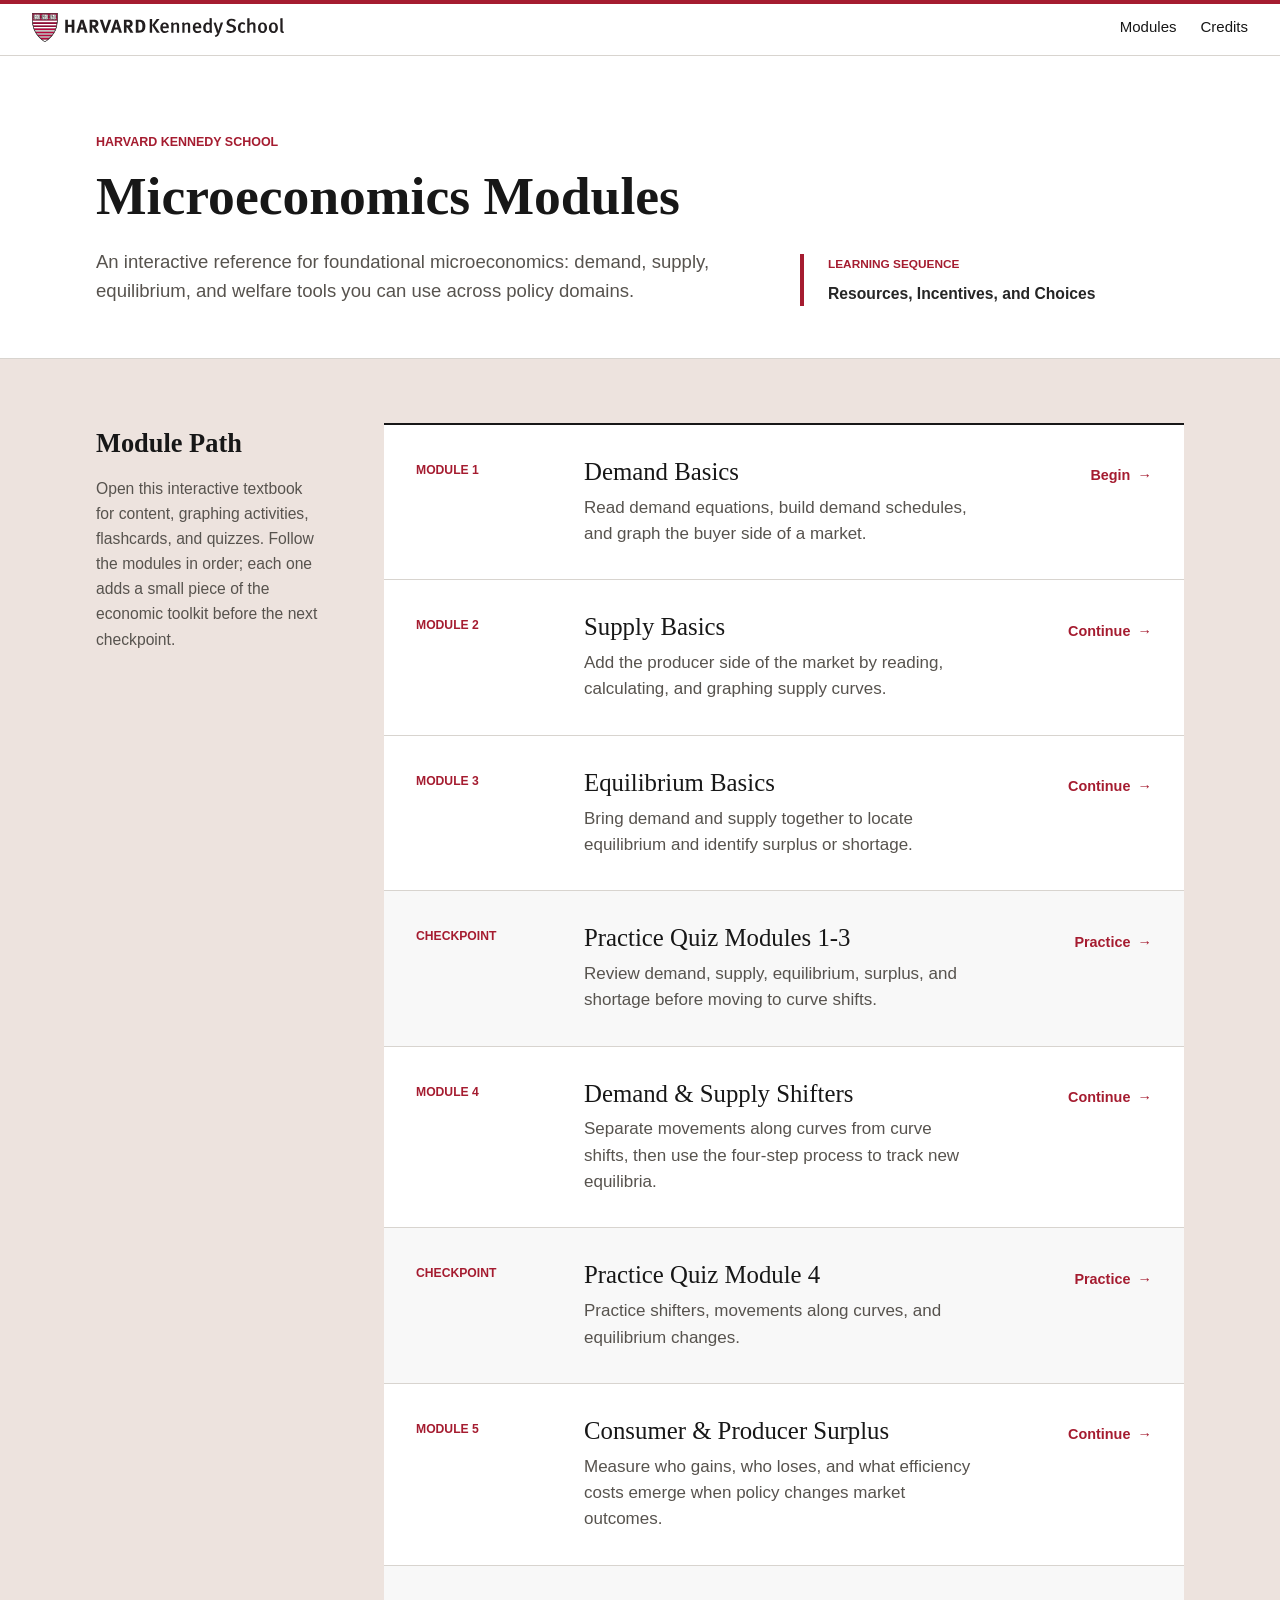
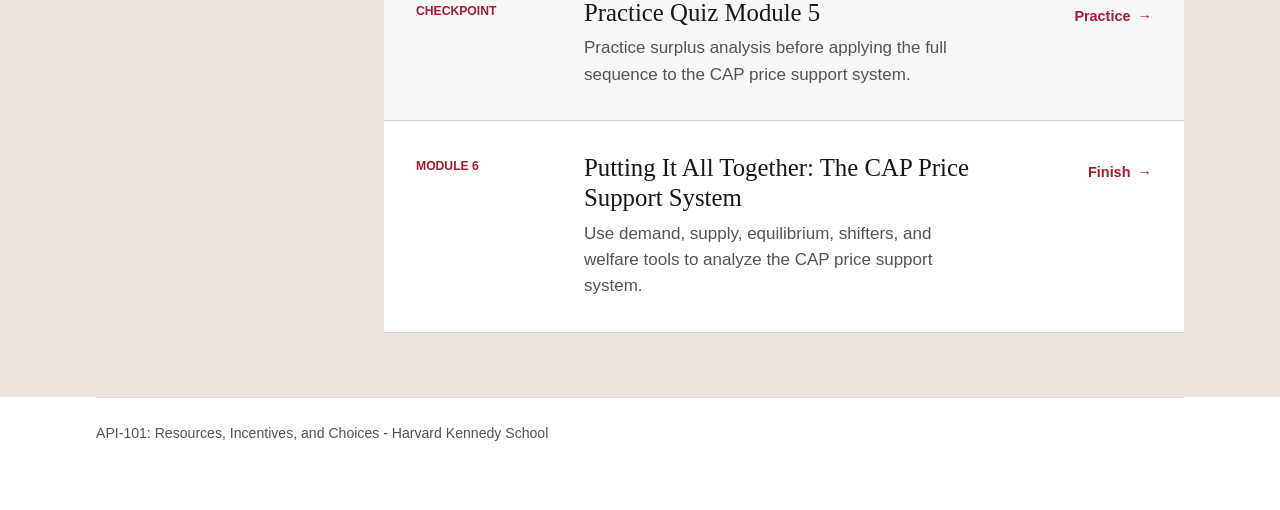
<file: index.html>
<!doctype html>
<html lang="en">
  <head>
    <meta charset="UTF-8" />
    <meta name="viewport" content="width=device-width, initial-scale=1.0" />
    <title>API-101 Microeconomics Modules</title>

    <link rel="stylesheet" href="css/theme.css?v=3" />

    <!-- Google Tag Manager -->
    <script>
      (function (w, d, s, l, i) {
        w[l] = w[l] || [];
        w[l].push({ 'gtm.start': new Date().getTime(), event: 'gtm.js' });
        var f = d.getElementsByTagName(s)[0],
          j = d.createElement(s),
          dl = l != 'dataLayer' ? '&l=' + l : '';
        j.async = true;
        j.src = 'https://www.googletagmanager.com/gtm.js?id=' + i + dl;
        f.parentNode.insertBefore(j, f);
      })(window, document, 'script', 'dataLayer', 'GTM-5F46D75B');
    </script>
    <!-- End Google Tag Manager -->

    <!-- Google tag (gtag.js) -->
    <script async src="https://www.googletagmanager.com/gtag/js?id=G-44DLT44QKT"></script>
    <script>
      window.dataLayer = window.dataLayer || [];
      function gtag() {
        dataLayer.push(arguments);
      }
      gtag('js', new Date());

      gtag('config', 'G-44DLT44QKT');
    </script>

    <style>
      :root {
        --home-ink: #171717;
        --home-muted: #57534e;
        --home-rule: #d8d4cf;
        --home-tint: #f6f7f8;
        --home-path-bg: #ede3de;
        --home-crimson: #a51c30;
        --home-crimson-dark: #7f1424;
        --home-gold: #b28b00;
      }

      body {
        background: #fff;
        color: var(--home-ink);
      }

      .site-nav {
        background: #fff;
        box-shadow: none;
        border-bottom: 1px solid var(--home-rule);
      }

      .site-nav::before {
        content: '';
        position: absolute;
        left: 0;
        right: 0;
        top: 0;
        height: 4px;
        background: var(--home-crimson);
      }

      .site-nav__brand {
        display: inline-flex;
        align-items: center;
        height: 100%;
      }

      .site-nav__logo {
        display: block;
        width: 15.75rem;
        max-width: 58vw;
        height: auto;
      }

      .site-nav__links a {
        color: var(--home-ink);
      }

      .site-nav__links a:hover {
        color: var(--home-crimson);
      }

      .home-shell {
        margin-top: var(--nav-height);
      }

      .home-masthead {
        border-bottom: 1px solid var(--home-rule);
        background: #fff;
      }

      .home-masthead__inner {
        max-width: 72rem;
        margin: 0 auto;
        padding: 4.75rem var(--space-xl) 3.25rem;
        display: grid;
        grid-template-columns: minmax(0, 1.25fr) minmax(17rem, 0.75fr);
        gap: var(--space-3xl);
        align-items: end;
      }

      .home-kicker {
        font-size: 0.78rem;
        font-weight: 700;
        letter-spacing: 0;
        text-transform: uppercase;
        color: var(--home-crimson);
        margin-bottom: var(--space-md);
      }

      .home-title {
        max-width: 42rem;
        font-size: 3.35rem;
        line-height: 1.03;
        margin-bottom: var(--space-lg);
        color: var(--home-ink);
        letter-spacing: 0;
      }

      .home-subtitle {
        max-width: 42rem;
        font-size: 1.16rem;
        line-height: 1.55;
        color: var(--home-muted);
        margin-bottom: 0;
      }

      .home-brief {
        border-left: 4px solid var(--home-crimson);
        padding-left: var(--space-lg);
        color: var(--home-muted);
      }

      .home-brief__label {
        display: block;
        font-size: 0.74rem;
        font-weight: 700;
        letter-spacing: 0;
        text-transform: uppercase;
        color: var(--home-crimson);
        margin-bottom: var(--space-sm);
      }

      .home-brief p {
        font-size: 0.98rem;
        line-height: 1.55;
        margin-bottom: var(--space-md);
      }

      .home-brief p:last-child {
        margin-bottom: 0;
      }

      .home-content {
        max-width: none;
        margin: 0;
        padding: var(--space-3xl) max(var(--space-xl), calc((100vw - 72rem) / 2 + var(--space-xl)));
        background: var(--home-path-bg);
        display: grid;
        grid-template-columns: 14rem minmax(0, 1fr);
        gap: var(--space-3xl);
      }

      .path-heading {
        position: sticky;
        top: calc(var(--nav-height) + var(--space-xl));
        align-self: start;
        padding-top: var(--space-xs);
      }

      .path-heading h2 {
        margin: 0;
        padding: 0;
        border: 0;
        font-size: 1.65rem;
        color: var(--home-ink);
      }

      .path-heading p {
        color: var(--home-muted);
        line-height: 1.6;
        margin: var(--space-md) 0 0;
        font-size: 0.98rem;
      }

      .module-path {
        border-top: 2px solid var(--home-ink);
        background: #fff;
      }

      .path-item {
        display: grid;
        grid-template-columns: 8.5rem minmax(0, 1fr) 9rem;
        gap: var(--space-xl);
        padding: var(--space-xl);
        border-bottom: 1px solid var(--home-rule);
        color: inherit;
        text-decoration: none;
        transition: background var(--transition-fast);
      }

      .path-item:hover {
        border-bottom-color: var(--home-rule);
        background: #fafafa;
      }

      .path-item__eyebrow {
        font-family: var(--font-mono);
        font-size: 0.76rem;
        font-weight: 600;
        text-transform: uppercase;
        letter-spacing: 0;
        color: var(--home-crimson);
        padding-top: 0.18rem;
      }

      .path-item__title {
        font-family: var(--font-heading);
        font-size: 1.55rem;
        line-height: 1.2;
        color: var(--home-ink);
        margin-bottom: var(--space-sm);
      }

      .path-item__summary {
        color: var(--home-muted);
        line-height: 1.55;
        max-width: 44rem;
        margin: 0;
      }

      .path-item__action {
        align-self: start;
        justify-self: end;
        display: inline-flex;
        align-items: center;
        gap: 0.45rem;
        min-height: 2.35rem;
        color: var(--home-crimson);
        font-size: 0.9rem;
        font-weight: 700;
        white-space: nowrap;
      }

      .path-item__action::after {
        content: '→';
        font-family: var(--font-mono);
        font-size: 0.9rem;
      }

      .path-item--checkpoint {
        grid-template-columns: 8.5rem minmax(0, 1fr) 9rem;
        background: #f8f8f8;
      }

      .path-item--checkpoint:hover {
        background: #f3f3f3;
      }

      .path-item--checkpoint .path-item__eyebrow {
        color: var(--home-crimson);
      }

      .home-footer {
        max-width: 72rem;
        margin: 0 auto;
        padding: 0 var(--space-xl) var(--space-3xl);
        color: var(--home-muted);
        font-size: 0.88rem;
      }

      .home-footer__line {
        border-top: 1px solid var(--home-rule);
        padding-top: var(--space-lg);
      }

      @media (max-width: 820px) {
        .site-nav {
          height: auto;
          min-height: var(--nav-height);
          align-items: flex-start;
          flex-wrap: wrap;
          row-gap: var(--space-xs);
          padding: 0.85rem var(--space-lg) 0.75rem;
        }

        .site-nav__brand {
          height: auto;
          flex: 1 1 100%;
        }

        .site-nav__logo {
          width: 13.25rem;
          max-width: 100%;
        }

        .site-nav__links {
          width: 100%;
          margin-left: 0;
          gap: var(--space-md);
        }

        .site-nav__links a {
          font-size: 0.9rem;
        }

        .home-shell {
          margin-top: 6.25rem;
        }

        .home-masthead__inner,
        .home-content,
        .path-item,
        .path-item--checkpoint {
          grid-template-columns: 1fr;
        }

        .home-content {
          gap: var(--space-xl);
          padding-left: var(--space-xl);
          padding-right: var(--space-xl);
        }

        .path-heading {
          position: static;
        }

        .home-masthead__inner {
          gap: var(--space-xl);
          padding: 2.35rem var(--space-xl) 2.5rem;
        }

        .home-title {
          font-size: 2.15rem;
          line-height: 1.08;
          max-width: 20rem;
        }

        .home-subtitle {
          font-size: 1.02rem;
        }

        .path-item {
          gap: var(--space-md);
        }

        .path-item__action {
          justify-self: start;
        }
      }

      @media (max-width: 480px) {
        .site-nav {
          padding-left: var(--space-md);
          padding-right: var(--space-md);
        }

        .site-nav__links {
          justify-content: space-between;
          gap: var(--space-sm);
        }

        .site-nav__links a {
          font-size: 0.84rem;
        }

        .home-masthead__inner,
        .home-content,
        .home-footer {
          padding-left: var(--space-lg);
          padding-right: var(--space-lg);
        }

        .home-title {
          font-size: 1.9rem;
        }

        .path-item {
          padding: var(--space-lg);
        }

        .path-item__title {
          font-size: 1.28rem;
        }
      }
    </style>
  </head>
  <body>
    <!-- Google Tag Manager (noscript) -->
    <noscript
      ><iframe
        src="https://www.googletagmanager.com/ns.html?id=GTM-5F46D75B"
        height="0"
        width="0"
        style="display: none; visibility: hidden"></iframe
    ></noscript>
    <!-- End Google Tag Manager (noscript) -->
    <nav class="site-nav">
      <a href="index.html" class="site-nav__brand" aria-label="Harvard Kennedy School">
        <img class="site-nav__logo" src="assets/images/hks-logo.svg" alt="Harvard Kennedy School" />
      </a>
      <ul class="site-nav__links">
        <li><a href="#modules">Modules</a></li>
        <li><a href="credits.html">Credits</a></li>
      </ul>
    </nav>

    <main class="home-shell">
      <header class="home-masthead">
        <div class="home-masthead__inner">
          <div>
            <div class="home-kicker">Harvard Kennedy School</div>
            <h1 class="home-title">Microeconomics Modules</h1>
            <p class="home-subtitle">
              An interactive reference for foundational microeconomics: demand, supply, equilibrium,
              and welfare tools you can use across policy domains.
            </p>
          </div>
          <aside class="home-brief" aria-label="Course context">
            <span class="home-brief__label">Learning Sequence</span>
            <p><strong>Resources, Incentives, and Choices</strong></p>
          </aside>
        </div>
      </header>

      <section class="home-content" id="modules">
        <div class="path-heading">
          <h2>Module Path</h2>
          <p>
            Open this interactive textbook for content, graphing activities, flashcards, and
            quizzes. Follow the modules in order; each one adds a small piece of the economic
            toolkit before the next checkpoint.
          </p>
        </div>

        <div class="module-path" aria-label="Module path">
          <a class="path-item" href="chapters/module-01-1-demand.html">
            <div class="path-item__eyebrow">Module 1</div>
            <div>
              <div class="path-item__title">Demand Basics</div>
              <p class="path-item__summary">
                Read demand equations, build demand schedules, and graph the buyer side of a market.
              </p>
            </div>
            <div class="path-item__action">Begin</div>
          </a>

          <a class="path-item" href="chapters/module-01-2-supply.html">
            <div class="path-item__eyebrow">Module 2</div>
            <div>
              <div class="path-item__title">Supply Basics</div>
              <p class="path-item__summary">
                Add the producer side of the market by reading, calculating, and graphing supply
                curves.
              </p>
            </div>
            <div class="path-item__action">Continue</div>
          </a>

          <a class="path-item" href="chapters/module-01-3-equilibrium.html">
            <div class="path-item__eyebrow">Module 3</div>
            <div>
              <div class="path-item__title">Equilibrium Basics</div>
              <p class="path-item__summary">
                Bring demand and supply together to locate equilibrium and identify surplus or
                shortage.
              </p>
            </div>
            <div class="path-item__action">Continue</div>
          </a>

          <a class="path-item path-item--checkpoint" href="chapters/modules-1-3-summary-quiz.html">
            <div class="path-item__eyebrow">Checkpoint</div>
            <div>
              <div class="path-item__title">Practice Quiz Modules 1-3</div>
              <p class="path-item__summary">
                Review demand, supply, equilibrium, surplus, and shortage before moving to curve
                shifts.
              </p>
            </div>
            <div class="path-item__action">Practice</div>
          </a>

          <a class="path-item" href="chapters/module-02-demand-supply-shifters.html">
            <div class="path-item__eyebrow">Module 4</div>
            <div>
              <div class="path-item__title">Demand &amp; Supply Shifters</div>
              <p class="path-item__summary">
                Separate movements along curves from curve shifts, then use the four-step process to
                track new equilibria.
              </p>
            </div>
            <div class="path-item__action">Continue</div>
          </a>

          <a class="path-item path-item--checkpoint" href="chapters/module-04-summary-quiz.html">
            <div class="path-item__eyebrow">Checkpoint</div>
            <div>
              <div class="path-item__title">Practice Quiz Module 4</div>
              <p class="path-item__summary">
                Practice shifters, movements along curves, and equilibrium changes.
              </p>
            </div>
            <div class="path-item__action">Practice</div>
          </a>

          <a class="path-item" href="chapters/module-03-consumer-producer-surplus.html">
            <div class="path-item__eyebrow">Module 5</div>
            <div>
              <div class="path-item__title">Consumer &amp; Producer Surplus</div>
              <p class="path-item__summary">
                Measure who gains, who loses, and what efficiency costs emerge when policy changes
                market outcomes.
              </p>
            </div>
            <div class="path-item__action">Continue</div>
          </a>

          <a class="path-item path-item--checkpoint" href="chapters/module-05-summary-quiz.html">
            <div class="path-item__eyebrow">Checkpoint</div>
            <div>
              <div class="path-item__title">Practice Quiz Module 5</div>
              <p class="path-item__summary">
                Practice surplus analysis before applying the full sequence to the CAP price support
                system.
              </p>
            </div>
            <div class="path-item__action">Practice</div>
          </a>

          <a class="path-item" href="chapters/module-06-cap-price-support-system.html">
            <div class="path-item__eyebrow">Module 6</div>
            <div>
              <div class="path-item__title">
                Putting It All Together: The CAP Price Support System
              </div>
              <p class="path-item__summary">
                Use demand, supply, equilibrium, shifters, and welfare tools to analyze the CAP
                price support system.
              </p>
            </div>
            <div class="path-item__action">Finish</div>
          </a>
        </div>
      </section>
    </main>

    <footer class="home-footer">
      <div class="home-footer__line">
        API-101: Resources, Incentives, and Choices - Harvard Kennedy School
      </div>
    </footer>
  </body>
</html>
</file>
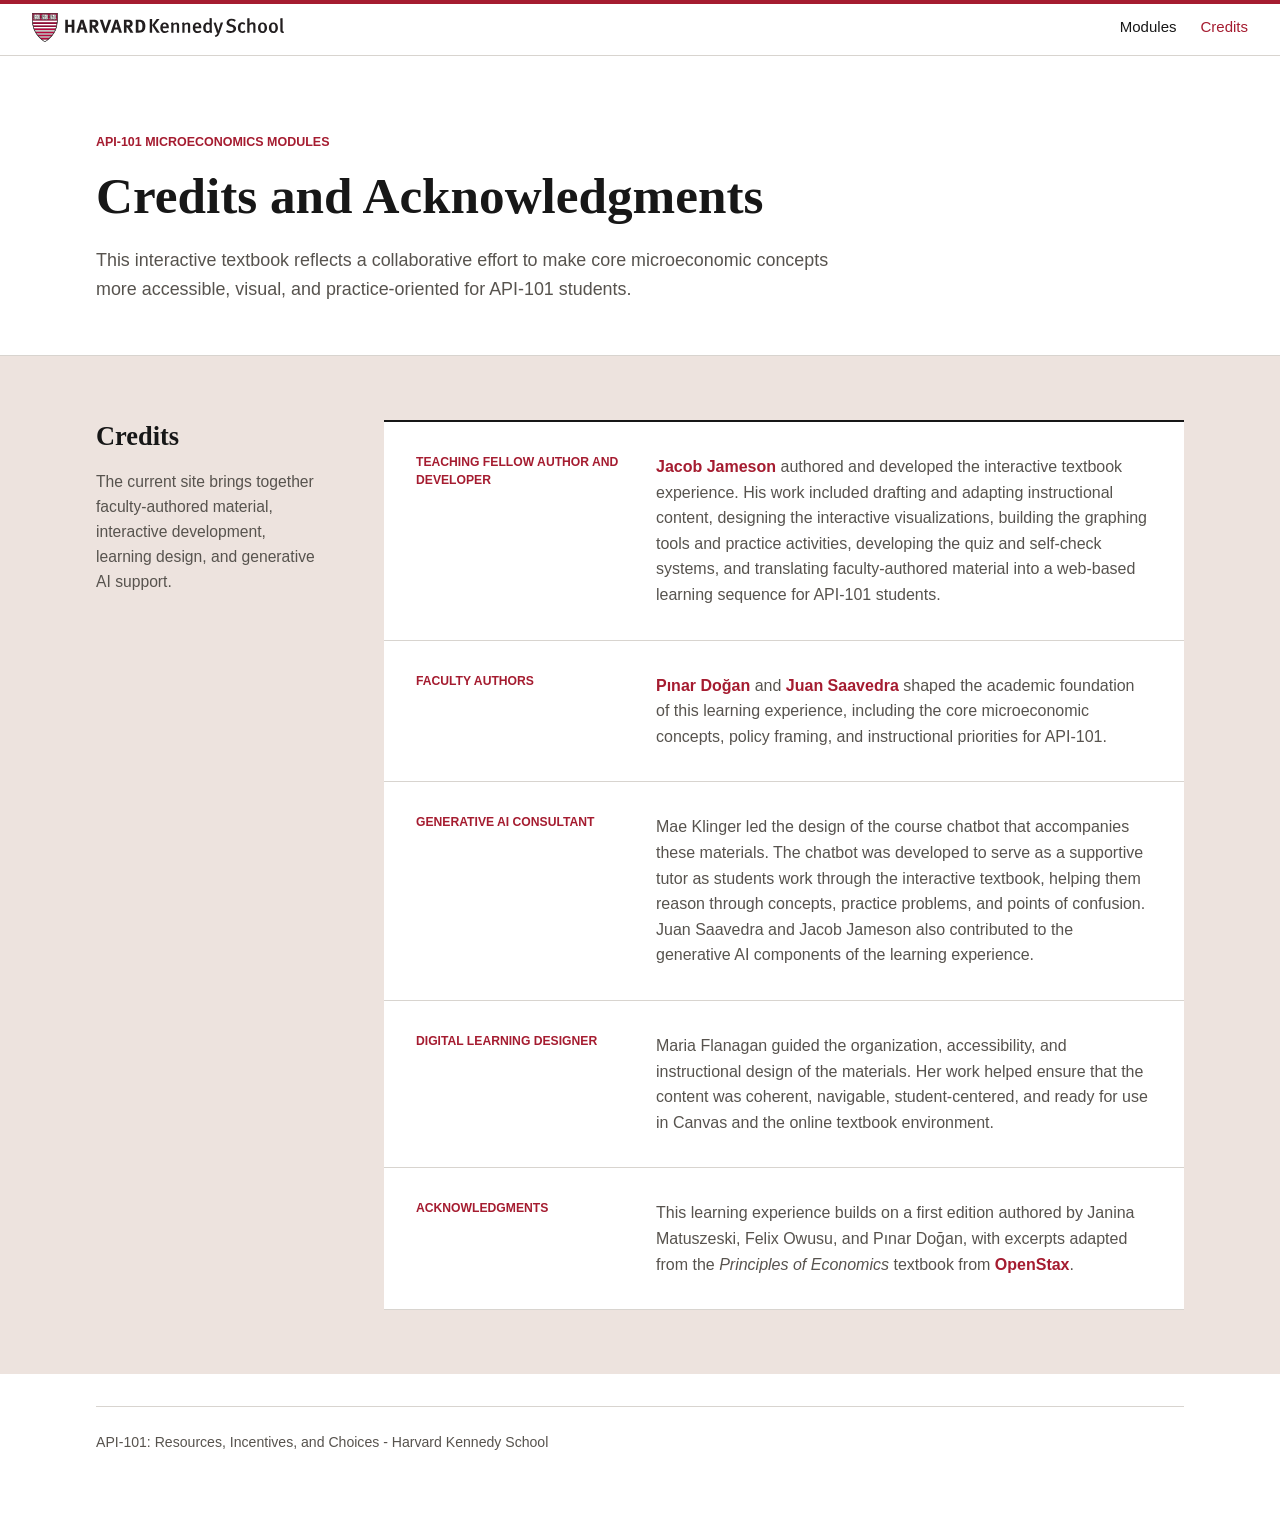
<file: credits.html>
<!DOCTYPE html>
<html lang="en">
<head>
  <meta charset="UTF-8">
  <meta name="viewport" content="width=device-width, initial-scale=1.0">
  <title>Credits and Acknowledgments | API-101 Microeconomics Modules</title>
  <link rel="stylesheet" href="css/theme.css?v=3">
  <style>
    :root {
      --credits-ink: #171717;
      --credits-muted: #57534e;
      --credits-rule: #d8d4cf;
      --credits-crimson: #a51c30;
      --credits-crimson-dark: #7f1424;
      --credits-band: #ede3de;
    }

    body {
      background: #fff;
      color: var(--credits-ink);
    }

    .site-nav {
      background: #fff;
      box-shadow: none;
      border-bottom: 1px solid var(--credits-rule);
    }

    .site-nav::before {
      content: "";
      position: absolute;
      left: 0;
      right: 0;
      top: 0;
      height: 4px;
      background: var(--credits-crimson);
    }

    .site-nav__brand {
      display: inline-flex;
      align-items: center;
      height: 100%;
    }

    .site-nav__logo {
      display: block;
      width: 15.75rem;
      max-width: 58vw;
      height: auto;
    }

    .site-nav__links a {
      color: var(--credits-ink);
    }

    .site-nav__links a:hover,
    .site-nav__links a[aria-current="page"] {
      color: var(--credits-crimson);
    }

    .credits-shell {
      margin-top: var(--nav-height);
    }

    .credits-hero {
      border-bottom: 1px solid var(--credits-rule);
      background: #fff;
    }

    .credits-hero__inner {
      max-width: 72rem;
      margin: 0 auto;
      padding: 4.75rem var(--space-xl) 3.25rem;
    }

    .credits-kicker {
      font-size: 0.78rem;
      font-weight: 700;
      letter-spacing: 0;
      text-transform: uppercase;
      color: var(--credits-crimson);
      margin-bottom: var(--space-md);
    }

    .credits-title {
      max-width: 42rem;
      font-size: 3.2rem;
      line-height: 1.04;
      margin-bottom: var(--space-lg);
      color: var(--credits-ink);
      letter-spacing: 0;
    }

    .credits-subtitle {
      max-width: 48rem;
      font-size: 1.12rem;
      line-height: 1.58;
      color: var(--credits-muted);
      margin-bottom: 0;
    }

    .credits-content {
      max-width: none;
      margin: 0;
      padding: var(--space-3xl) max(var(--space-xl), calc((100vw - 72rem) / 2 + var(--space-xl)));
      background: var(--credits-band);
      display: grid;
      grid-template-columns: 14rem minmax(0, 1fr);
      gap: var(--space-3xl);
    }

    .credits-heading h2 {
      margin: 0;
      padding: 0;
      border: 0;
      font-size: 1.65rem;
      color: var(--credits-ink);
    }

    .credits-heading p {
      color: var(--credits-muted);
      line-height: 1.6;
      margin: var(--space-md) 0 0;
      font-size: 0.98rem;
    }

    .credits-list {
      border-top: 2px solid var(--credits-ink);
      background: #fff;
    }

    .credit-entry {
      display: grid;
      grid-template-columns: 13rem minmax(0, 1fr);
      gap: var(--space-xl);
      padding: var(--space-xl);
      border-bottom: 1px solid var(--credits-rule);
    }

    .credit-entry__role {
      font-family: var(--font-mono);
      font-size: 0.76rem;
      font-weight: 600;
      line-height: 1.45;
      text-transform: uppercase;
      letter-spacing: 0;
      color: var(--credits-crimson);
    }

    .credit-entry__body {
      color: var(--credits-muted);
      font-size: 1rem;
      line-height: 1.6;
    }

    .credit-entry__body p {
      margin: 0 0 var(--space-md);
    }

    .credit-entry__body p:last-child {
      margin-bottom: 0;
    }

    .credit-entry__body a {
      color: var(--credits-crimson);
      font-weight: 700;
      text-decoration-thickness: 0.08em;
      text-underline-offset: 0.16em;
    }

    .credit-entry__body a:hover {
      color: var(--credits-crimson-dark);
    }

    .credits-footer {
      max-width: 72rem;
      margin: 0 auto;
      padding: var(--space-xl) var(--space-xl) var(--space-3xl);
      color: var(--credits-muted);
      font-size: 0.88rem;
    }

    .credits-footer__line {
      border-top: 1px solid var(--credits-rule);
      padding-top: var(--space-lg);
    }

    @media (max-width: 820px) {
      .site-nav {
        height: auto;
        min-height: var(--nav-height);
        align-items: flex-start;
        flex-wrap: wrap;
        row-gap: var(--space-xs);
        padding: 0.85rem var(--space-lg) 0.75rem;
      }

      .site-nav__brand {
        height: auto;
        flex: 1 1 100%;
      }

      .site-nav__logo {
        width: 13.25rem;
        max-width: 100%;
      }

      .site-nav__links {
        width: 100%;
        margin-left: 0;
        gap: var(--space-md);
      }

      .site-nav__links a {
        font-size: 0.9rem;
      }

      .credits-shell {
        margin-top: 6.25rem;
      }

      .credits-content,
      .credit-entry {
        grid-template-columns: 1fr;
      }

      .credits-content {
        gap: var(--space-xl);
        padding-left: var(--space-xl);
        padding-right: var(--space-xl);
      }

      .credits-hero__inner {
        padding: 2.35rem var(--space-xl) 2.5rem;
      }

      .credits-title {
        font-size: 2.15rem;
        line-height: 1.08;
        max-width: 22rem;
      }

      .credits-subtitle {
        font-size: 1.02rem;
      }
    }

    @media (max-width: 480px) {
      .site-nav {
        padding-left: var(--space-md);
        padding-right: var(--space-md);
      }

      .site-nav__links {
        justify-content: space-between;
        gap: var(--space-sm);
      }

      .site-nav__links a {
        font-size: 0.84rem;
      }

      .credits-hero__inner,
      .credits-content,
      .credits-footer {
        padding-left: var(--space-lg);
        padding-right: var(--space-lg);
      }

      .credits-title {
        font-size: 1.9rem;
      }

      .credit-entry {
        padding: var(--space-lg);
      }
    }
  </style>
</head>
<body>

  <nav class="site-nav">
    <a href="index.html" class="site-nav__brand" aria-label="Harvard Kennedy School">
      <img class="site-nav__logo" src="assets/images/hks-logo.svg" alt="Harvard Kennedy School">
    </a>
    <ul class="site-nav__links">
      <li><a href="index.html#modules">Modules</a></li>
      <li><a href="credits.html" aria-current="page">Credits</a></li>
    </ul>
  </nav>

  <main class="credits-shell">
    <header class="credits-hero">
      <div class="credits-hero__inner">
        <div class="credits-kicker">API-101 Microeconomics Modules</div>
        <h1 class="credits-title">Credits and Acknowledgments</h1>
        <p class="credits-subtitle">
          This interactive textbook reflects a collaborative effort to make core microeconomic concepts more accessible, visual, and practice-oriented for API-101 students.
        </p>
      </div>
    </header>

    <section class="credits-content">
      <div class="credits-heading">
        <h2>Credits</h2>
        <p>
          The current site brings together faculty-authored material, interactive development, learning design, and generative AI support.
        </p>
      </div>

      <div class="credits-list" aria-label="Credits and acknowledgments">
        <article class="credit-entry">
          <div class="credit-entry__role">Teaching Fellow Author and Developer</div>
          <div class="credit-entry__body">
            <p>
              <a href="https://jacobjameson.com">Jacob Jameson</a> authored and developed the interactive textbook experience. His work included drafting and adapting instructional content, designing the interactive visualizations, building the graphing tools and practice activities, developing the quiz and self-check systems, and translating faculty-authored material into a web-based learning sequence for API-101 students.
            </p>
          </div>
        </article>

        <article class="credit-entry">
          <div class="credit-entry__role">Faculty Authors</div>
          <div class="credit-entry__body">
            <p>
              <a href="https://www.hks.harvard.edu/faculty/pinar-dogan">Pınar Doğan</a> and <a href="https://www.hks.harvard.edu/faculty/juan-saavedra">Juan Saavedra</a> shaped the academic foundation of this learning experience, including the core microeconomic concepts, policy framing, and instructional priorities for API-101.
            </p>
          </div>
        </article>

        <article class="credit-entry">
          <div class="credit-entry__role">Generative AI Consultant</div>
          <div class="credit-entry__body">
            <p>
              Mae Klinger led the design of the course chatbot that accompanies these materials. The chatbot was developed to serve as a supportive tutor as students work through the interactive textbook, helping them reason through concepts, practice problems, and points of confusion. Juan Saavedra and Jacob Jameson also contributed to the generative AI components of the learning experience.
            </p>
          </div>
        </article>

        <article class="credit-entry">
          <div class="credit-entry__role">Digital Learning Designer</div>
          <div class="credit-entry__body">
            <p>
              Maria Flanagan guided the organization, accessibility, and instructional design of the materials. Her work helped ensure that the content was coherent, navigable, student-centered, and ready for use in Canvas and the online textbook environment.
            </p>
          </div>
        </article>

        <article class="credit-entry">
          <div class="credit-entry__role">Acknowledgments</div>
          <div class="credit-entry__body">
            <p>
              This learning experience builds on a first edition authored by Janina Matuszeski, Felix Owusu, and Pınar Doğan, with excerpts adapted from the <em>Principles of Economics</em> textbook from <a href="https://openstax.org/books/principles-economics-3e/pages/preface">OpenStax</a>.
            </p>
          </div>
        </article>
      </div>
    </section>
  </main>

  <footer class="credits-footer">
    <div class="credits-footer__line">
      API-101: Resources, Incentives, and Choices - Harvard Kennedy School
    </div>
  </footer>

</body>
</html>
</file>
<file: css/theme.css>
/* ============================================================
   Microeconomics for Policy — Interactive Textbook
   Master Theme

   COLOR SYSTEM:
   - Primary:    #1a5276  (deep policy blue)
   - Secondary:  #2e86c1  (action blue)
   - Accent:     #d4ac0d  (gold highlight)
   - Success:    #1e8449  (positive/surplus)
   - Warning:    #d35400  (deadweight loss/caution)
   - Neutral:    #2c3e50  (text)
   - Background: #fafbfc  (page)
   - Surface:    #ffffff  (cards)

   TYPOGRAPHY:
   - Headings: 'Spezia Serif', serif
   - Body/UI:  'Public Sans', sans-serif
   ============================================================ */

/* --- CSS Custom Properties --- */
:root {
  /* Colors */
  --color-primary: #1a5276;
  --color-primary-light: #2e86c1;
  --color-primary-lighter: #d6eaf8;
  --color-primary-dark: #0e2f44;
  --color-secondary: #2e86c1;
  --color-accent: #d4ac0d;
  --color-accent-light: #f9e79f;
  --color-hks-crimson: #a51c30;
  --color-hks-crimson-dark: #7f1424;
  --color-hks-gold: #b28b00;
  --color-success: #1e8449;
  --color-success-light: #d5f5e3;
  --color-success-dark: #0b4f2a;
  --color-warning: #d35400;
  --color-warning-light: #fdebd0;
  --color-warning-dark: #7a2e00;
  --color-danger: #c0392b;
  --color-neutral-900: #171717;
  --color-neutral-800: #262626;
  --color-neutral-700: #3f3f3f;
  --color-neutral-600: #575757;
  --color-neutral-500: #737373;
  --color-neutral-400: #aab7b8;
  --color-neutral-300: #d5d8dc;
  --color-neutral-200: #e8e8e8;
  --color-neutral-100: #f2f3f4;
  --color-bg: #ffffff;
  --color-surface: #ffffff;
  --color-text: #171717;
  --color-text-secondary: #575757;

  /* Surplus/Loss colors for economics graphs */
  --color-consumer-surplus: #2e86c1;
  --color-producer-surplus: #1e8449;
  --color-deadweight-loss: #d35400;
  --color-government-revenue: #8e44ad;
  --color-demand-curve: #2e86c1;
  --color-supply-curve: #145a32;
  --color-equilibrium: #1a5276;

  /* Typography */
  --font-heading: 'Spezia Serif', 'Times New Roman', serif;
  --font-body: 'Public Sans', sans-serif;
  --font-mono: 'Public Sans', sans-serif;

  /* Spacing */
  --space-xs: 0.25rem;
  --space-sm: 0.5rem;
  --space-md: 1rem;
  --space-lg: 1.5rem;
  --space-xl: 2rem;
  --space-2xl: 3rem;
  --space-3xl: 4rem;

  /* Layout */
  --content-width: 48rem;
  --wide-width: 64rem;
  --sidebar-width: 16rem;
  --nav-height: 3.5rem;

  /* Borders & Shadows */
  --radius-sm: 4px;
  --radius-md: 8px;
  --radius-lg: 12px;
  --shadow-sm: 0 1px 3px rgba(0,0,0,0.08);
  --shadow-md: 0 4px 12px rgba(0,0,0,0.1);
  --shadow-lg: 0 8px 24px rgba(0,0,0,0.12);

  /* Transitions */
  --transition-fast: 150ms ease;
  --transition-normal: 250ms ease;
}

/* --- Reset & Base --- */
*, *::before, *::after {
  box-sizing: border-box;
  margin: 0;
  padding: 0;
}

html {
  font-size: 16px;
  scroll-behavior: smooth;
  -webkit-font-smoothing: antialiased;
  -moz-osx-font-smoothing: grayscale;
}

body {
  font-family: var(--font-body);
  font-size: 1.0625rem;
  line-height: 1.7;
  color: var(--color-text);
  background-color: var(--color-bg);
}

/* --- Typography --- */
h1, h2, h3, h4, h5, h6 {
  font-family: var(--font-heading);
  font-weight: 600;
  line-height: 1.25;
  color: var(--color-neutral-900);
}

h1 {
  font-size: 2.25rem;
  font-weight: 700;
  margin-bottom: var(--space-lg);
}

h2 {
  font-size: 1.625rem;
  margin-top: var(--space-3xl);
  margin-bottom: var(--space-md);
  padding-bottom: var(--space-xs);
  border-bottom: 2px solid var(--color-primary-lighter);
}

h3 {
  font-size: 1.3125rem;
  margin-top: var(--space-2xl);
  margin-bottom: var(--space-sm);
  color: var(--color-primary);
}

h4 {
  font-size: 1.125rem;
  margin-top: var(--space-xl);
  margin-bottom: var(--space-sm);
  color: var(--color-neutral-700);
}

p {
  margin-bottom: var(--space-md);
}

a {
  color: var(--color-secondary);
  text-decoration: none;
  border-bottom: 1px solid transparent;
  transition: border-color var(--transition-fast);
}

a:hover {
  border-bottom-color: var(--color-secondary);
}

strong {
  font-weight: 600;
  color: var(--color-neutral-800);
}

/* --- Top Navigation --- */
.site-nav {
  position: fixed;
  top: 0;
  left: 0;
  right: 0;
  height: var(--nav-height);
  background: #fff;
  color: var(--color-neutral-900);
  display: flex;
  align-items: center;
  padding: 0 var(--space-xl);
  z-index: 100;
  box-shadow: none;
  border-bottom: 1px solid var(--color-neutral-200);
}

.site-nav::before {
  content: '';
  position: absolute;
  top: 0;
  left: 0;
  right: 0;
  height: 4px;
  background: var(--color-hks-crimson);
}

.site-nav__brand {
  display: inline-flex;
  align-items: center;
  height: 100%;
  font-family: var(--font-heading);
  font-size: 1.125rem;
  font-weight: 700;
  color: var(--color-neutral-900);
  text-decoration: none;
  border: none;
  letter-spacing: 0;
}

.site-nav__brand:hover {
  border: none;
  opacity: 0.9;
}

.site-nav__brand span {
  color: var(--color-hks-crimson);
  font-weight: 400;
}

.site-nav__logo {
  display: block;
  width: 15.75rem;
  max-width: 58vw;
  height: auto;
}

.site-nav__links {
  display: flex;
  gap: var(--space-lg);
  margin-left: auto;
  list-style: none;
}

.site-nav__links a {
  color: var(--color-neutral-800);
  font-size: 0.9375rem;
  font-weight: 400;
  border: none;
  transition: color var(--transition-fast);
}

.site-nav__links a:hover {
  color: var(--color-hks-crimson);
  border: none;
}

/* --- Page Layout --- */
.page-wrapper {
  display: flex;
  margin-top: var(--nav-height);
  min-height: calc(100vh - var(--nav-height));
}

/* --- Sidebar (Table of Contents) --- */
.sidebar {
  position: fixed;
  top: var(--nav-height);
  left: 0;
  bottom: 0;
  width: var(--sidebar-width);
  background: #fafafa;
  border-right: 1px solid var(--color-neutral-200);
  overflow-y: auto;
  padding: var(--space-xl) 0;
  font-size: 0.875rem;
  z-index: 50;
}

.sidebar__part-label {
  display: block;
  padding: var(--space-sm) var(--space-lg);
  font-family: var(--font-body);
  font-size: 0.6875rem;
  font-weight: 700;
  text-transform: uppercase;
  letter-spacing: 0;
  color: var(--color-neutral-500);
  margin-top: var(--space-md);
}

.sidebar__link {
  display: block;
  padding: var(--space-xs) var(--space-lg) var(--space-xs) var(--space-xl);
  color: var(--color-neutral-600);
  font-weight: 400;
  line-height: 1.4;
  border: none;
  transition: all var(--transition-fast);
  border-left: 3px solid transparent;
}

.sidebar__link:hover {
  color: var(--color-hks-crimson);
  background: #fff;
  border: none;
}

.sidebar__link--active {
  color: var(--color-hks-crimson);
  font-weight: 600;
  border-left-color: var(--color-hks-crimson);
  background: #fff;
}

/* --- Main Content --- */
.main-content {
  margin-left: var(--sidebar-width);
  flex: 1;
  max-width: calc(var(--content-width) + 2 * var(--space-3xl));
  padding: var(--space-3xl) var(--space-3xl);
}

/* --- Chapter Header --- */
.chapter-header {
  margin-bottom: var(--space-3xl);
  padding: var(--space-xl) 0 var(--space-2xl);
  border-bottom: 2px solid var(--color-neutral-900);
}

.chapter-header__part {
  font-family: var(--font-body);
  font-size: 0.8125rem;
  font-weight: 700;
  text-transform: uppercase;
  letter-spacing: 0;
  color: var(--color-hks-crimson);
  margin-bottom: var(--space-xs);
}

.chapter-header__number {
  font-family: var(--font-heading);
  font-size: 0.9375rem;
  color: var(--color-neutral-500);
  font-weight: 400;
}

.chapter-header__title {
  font-size: 3rem;
  font-weight: 700;
  color: var(--color-neutral-900);
  margin-bottom: var(--space-md);
  line-height: 1.15;
}

.chapter-header__authors {
  font-size: 0.875rem;
  color: var(--color-neutral-500);
  margin-bottom: var(--space-sm);
  font-weight: 400;
}

.chapter-header__subtitle {
  font-size: 1.1875rem;
  color: var(--color-neutral-600);
  line-height: 1.5;
  max-width: 40rem;
}

/* --- Learning Objectives Box --- */
.learning-objectives {
  background: #fafafa;
  border-left: 4px solid var(--color-hks-crimson);
  border-radius: 0;
  padding: var(--space-lg) var(--space-xl);
  margin: var(--space-xl) 0;
}

.learning-objectives__title {
  font-family: var(--font-heading);
  font-size: 1rem;
  font-weight: 700;
  color: var(--color-hks-crimson);
  margin-bottom: var(--space-sm);
  text-transform: uppercase;
  letter-spacing: 0;
}

.learning-objectives ul {
  list-style: none;
  padding: 0;
}

.learning-objectives li {
  position: relative;
  padding-left: 1.5rem;
  margin-bottom: var(--space-sm);
  font-size: 0.9375rem;
  line-height: 1.5;
}

.learning-objectives li::before {
  content: '';
  position: absolute;
  left: 0;
  top: 0.5em;
  width: 8px;
  height: 8px;
  border-radius: 50%;
  background: var(--color-hks-crimson);
}

/* --- Key Term / Definition --- */
.key-term {
  font-weight: 600;
  color: var(--color-hks-crimson);
  cursor: help;
  border-bottom: 1px dashed rgba(165, 28, 48, 0.55);
}

.definition-box {
  background: var(--color-surface);
  border: 1px solid var(--color-neutral-200);
  border-left: 4px solid var(--color-hks-gold);
  border-radius: 0;
  padding: var(--space-md) var(--space-lg);
  margin: var(--space-md) 0;
}

.definition-box__term {
  font-family: var(--font-heading);
  font-weight: 700;
  color: var(--color-neutral-800);
  font-size: 1.0625rem;
}

.definition-box__text {
  color: var(--color-neutral-700);
  font-size: 0.9375rem;
  margin-top: var(--space-xs);
}

/* --- Interactive Graph Container --- */
.graph-container {
  background: var(--color-surface);
  border: 1px solid var(--color-neutral-200);
  border-radius: 0;
  margin: var(--space-xl) 0;
  padding: var(--space-lg);
  box-shadow: var(--shadow-sm);
}

.graph-container__title {
  font-family: var(--font-heading);
  font-size: 1.0625rem;
  font-weight: 600;
  color: var(--color-neutral-800);
  margin-bottom: var(--space-sm);
}

.graph-container__description {
  font-size: 0.875rem;
  color: var(--color-neutral-800);
  margin-bottom: var(--space-md);
  line-height: 1.5;
}

.graph-container__svg-wrapper {
  width: 100%;
  display: flex;
  justify-content: center;
}

.graph-container__controls {
  display: flex;
  flex-wrap: wrap;
  gap: var(--space-md);
  margin-top: var(--space-md);
  padding-top: var(--space-md);
  border-top: 1px solid var(--color-neutral-200);
}

.graph-container__readouts {
  margin-top: var(--space-md);
  padding-top: var(--space-md);
  border-top: 1px solid var(--color-neutral-200);
}

.graph-container__readouts p {
  margin: 0 0 var(--space-xs);
  font-size: 0.875rem;
  color: var(--color-neutral-700);
}

.graph-container__readouts p:last-child {
  margin-bottom: 0;
}

.surplus-readout-table {
  border-collapse: collapse;
  font-size: 0.875rem;
  margin-top: var(--space-md);
  width: 100%;
}

.surplus-readout-table th,
.surplus-readout-table td {
  border-bottom: 1px solid var(--color-neutral-200);
  padding: var(--space-sm) var(--space-md);
  text-align: left;
  vertical-align: middle;
}

.surplus-readout-table thead th {
  color: var(--color-neutral-700);
  font-size: 0.75rem;
  font-weight: 700;
  letter-spacing: 0;
  text-transform: uppercase;
}

.surplus-readout-table tbody th {
  color: var(--color-neutral-800);
  font-weight: 650;
}

.surplus-readout-table td:last-child,
.surplus-readout-table--comparison td:nth-child(3),
.surplus-readout-table--comparison td:nth-child(4) {
  font-family: var(--font-mono);
  font-weight: 700;
}

.surplus-readout-table__row--consumer {
  background: rgba(46, 134, 193, 0.08);
}

.surplus-readout-table__row--producer {
  background: rgba(30, 132, 73, 0.08);
}

.surplus-readout-table__row--dwl {
  background: rgba(211, 84, 0, 0.08);
}

.surplus-readout-table__row--government {
  background: rgba(142, 68, 173, 0.08);
}

.surplus-swatch {
  border-radius: 999px;
  display: inline-block;
  height: 0.75rem;
  margin-right: var(--space-xs);
  vertical-align: -0.08em;
  width: 0.75rem;
}

.surplus-swatch--consumer {
  background: var(--color-consumer-surplus);
}

.surplus-swatch--producer {
  background: var(--color-producer-surplus);
}

.surplus-swatch--dwl {
  background: #d35400;
}

.surplus-swatch--government {
  background: #8e44ad;
}

.shift-showcase {
  display: grid;
  grid-template-columns: minmax(0, 1fr) 18rem;
  gap: var(--space-lg);
  align-items: start;
  margin: var(--space-lg) 0 var(--space-xl);
  padding: var(--space-lg) 0;
  border-top: 1px solid var(--color-neutral-200);
  border-bottom: 1px solid var(--color-neutral-200);
}

.shift-showcase__graph,
.shift-figure__graph {
  min-height: 320px;
}

.shift-showcase__panel {
  border-left: 1px solid var(--color-neutral-200);
  padding-left: var(--space-lg);
}

.shift-showcase__title {
  font-family: var(--font-heading);
  font-weight: 700;
  color: var(--color-neutral-800);
  margin-bottom: var(--space-sm);
}

.shift-showcase__controls {
  display: flex;
  flex-direction: column;
  gap: var(--space-sm);
  margin-bottom: var(--space-md);
}

.shift-showcase__btn {
  border: 1px solid var(--color-neutral-300);
  border-radius: var(--radius-sm);
  background: #fff;
  color: var(--color-neutral-700);
  cursor: pointer;
  font-family: var(--font-body);
  font-size: 0.875rem;
  font-weight: 700;
  padding: 0.65rem 0.8rem;
  text-align: left;
  transition: background 0.15s, border-color 0.15s, color 0.15s;
}

.shift-showcase__btn:hover {
  border-color: var(--color-primary-light);
  color: var(--color-primary);
}

.shift-showcase__btn--active {
  background: var(--color-primary-lighter);
  border-color: var(--color-primary-light);
  color: var(--color-primary);
}

.shift-showcase__readout,
.shift-figure__caption {
  color: var(--color-neutral-600);
  font-size: 0.875rem;
  line-height: 1.55;
  margin: 0;
}

.shift-showcase > .shift-figure__caption {
  grid-column: 1 / -1;
}

.four-step-practice {
  display: grid;
  gap: var(--space-md);
  margin-bottom: var(--space-md);
}

.four-step-practice__group {
  display: grid;
  gap: var(--space-xs);
}

.four-step-practice__label {
  color: var(--color-neutral-700);
  font-size: 0.78rem;
  font-weight: 800;
  letter-spacing: 0;
}

.four-step-practice__choices,
.four-step-practice__actions {
  display: grid;
  grid-template-columns: repeat(2, minmax(0, 1fr));
  gap: var(--space-xs);
}

.four-step-practice__choices .shift-showcase__btn,
.four-step-practice__actions .shift-showcase__btn,
.four-step-practice__actions .graphing-method__next-btn {
  font-size: 0.8rem;
  padding: 0.55rem 0.65rem;
  text-align: center;
}

.four-step-practice__feedback--correct {
  color: #1d6f3f;
}

.four-step-practice__feedback--incorrect {
  color: #9f3a2f;
}

.four-step-practice__feedback--hint {
  color: var(--color-primary);
}

.shift-figure-grid {
  display: grid;
  grid-template-columns: repeat(2, minmax(0, 1fr));
  gap: var(--space-lg);
  margin: var(--space-lg) 0 var(--space-xl);
}

.shift-figure {
  border-top: 1px solid var(--color-neutral-200);
  padding-top: var(--space-md);
}

.shift-figure__caption {
  text-align: center;
  margin-top: var(--space-xs);
}

.figure--with-controls > .shift-figure__caption--below {
  display: block;
  grid-column: 1 / -1;
  margin-top: var(--space-sm);
  text-align: center;
}

.process-graph-grid {
  display: grid;
  grid-template-columns: repeat(2, minmax(0, 1fr));
  gap: var(--space-xl) var(--space-lg);
  margin: var(--space-xl) 0;
}

.process-graph-step {
  border-top: 4px solid var(--color-primary-light);
  padding-top: var(--space-md);
}

.process-graph-step__label {
  color: var(--color-primary);
  font-size: 0.75rem;
  font-weight: 800;
  letter-spacing: 0;
  margin-bottom: var(--space-xs);
  text-transform: uppercase;
}

.process-graph-step__title {
  color: var(--color-neutral-800);
  font-family: var(--font-heading);
  font-size: 1.0625rem;
  font-weight: 700;
  margin: 0 0 var(--space-sm);
}

.process-graph-step__graph {
  min-height: 300px;
  margin-bottom: var(--space-sm);
}

.process-graph-step p {
  color: var(--color-neutral-700);
  font-size: 0.9rem;
  line-height: 1.55;
  margin: 0;
}

.graph-control {
  display: flex;
  flex-direction: column;
  gap: var(--space-xs);
  flex: 1;
  min-width: 150px;
}

.graph-control__label {
  font-size: 0.8125rem;
  font-weight: 600;
  color: var(--color-neutral-900);
}

.graph-control__slider {
  -webkit-appearance: none;
  appearance: none;
  width: 100%;
  height: 6px;
  border-radius: 3px;
  background: var(--color-neutral-300);
  outline: none;
}

.graph-control__slider::-webkit-slider-thumb {
  -webkit-appearance: none;
  appearance: none;
  width: 18px;
  height: 18px;
  border-radius: 50%;
  background: var(--color-primary);
  cursor: pointer;
  box-shadow: var(--shadow-sm);
  transition: transform var(--transition-fast);
}

.graph-control__slider::-webkit-slider-thumb:hover {
  transform: scale(1.15);
}

.graph-control__value {
  font-family: var(--font-mono);
  font-size: 0.8125rem;
  color: var(--color-primary-dark);
  font-weight: 600;
}

/* --- Callout Boxes --- */
.callout {
  border-radius: 0;
  padding: var(--space-md) var(--space-lg);
  margin: var(--space-lg) 0;
  font-size: 0.9375rem;
  line-height: 1.6;
  color: var(--color-neutral-900);
}

.callout--insight {
  background: #f7f8f9;
  border-left: 4px solid var(--color-hks-crimson);
}

.callout--warning {
  background: var(--color-warning-light);
  border-left: 4px solid var(--color-warning);
}

.callout--example {
  background: var(--color-success-light);
  border-left: 4px solid var(--color-success);
}

.callout__title {
  font-weight: 700;
  font-size: 0.875rem;
  text-transform: uppercase;
  letter-spacing: 0;
  margin-bottom: var(--space-xs);
}

.callout--insight .callout__title { color: var(--color-hks-crimson); }
.callout--warning .callout__title { color: var(--color-warning-dark); }
.callout--example .callout__title { color: var(--color-success-dark); }

/* --- Demand convention comparison --- */
.convention-compare {
  margin: var(--space-xl) 0;
  padding: var(--space-lg);
  border: 1px solid var(--color-neutral-200);
  border-left: 4px solid var(--color-primary);
  background: var(--color-surface);
}

.convention-compare__header h4 {
  margin-top: 0;
  color: var(--color-primary);
}

.convention-compare__header p,
.convention-compare__panel p,
.convention-compare__note {
  color: var(--color-neutral-700);
  font-size: 0.9375rem;
  line-height: 1.55;
}

.convention-compare__grid {
  display: grid;
  grid-template-columns: repeat(2, minmax(0, 1fr));
  gap: var(--space-lg);
  margin: var(--space-md) 0;
}

.convention-compare__panel {
  min-width: 0;
  padding: var(--space-md);
  border: 1px solid var(--color-neutral-200);
  background: #fff;
}

.convention-compare__label {
  font-size: 0.75rem;
  font-weight: 700;
  text-transform: uppercase;
  color: var(--color-neutral-600);
  margin-bottom: var(--space-xs);
}

.convention-compare__formula {
  font-weight: 600;
  color: var(--color-neutral-800);
  margin-bottom: var(--space-sm);
}

.convention-compare__panel svg {
  max-width: 100%;
}

.convention-compare__note {
  margin-bottom: 0;
  padding-top: var(--space-md);
  border-top: 1px solid var(--color-neutral-200);
}

.inversion-procedure {
  margin: var(--space-lg) 0;
  padding: var(--space-lg);
  border: 1px solid var(--color-neutral-200);
  border-left: 4px solid var(--color-primary-light);
  background: #fff;
}

.inversion-procedure__title {
  font-weight: 700;
  color: var(--color-primary);
  margin-bottom: var(--space-sm);
}

.inversion-procedure ol {
  margin: 0;
  padding-left: 1.4rem;
}

.inversion-procedure li {
  margin-bottom: var(--space-sm);
  padding-left: var(--space-xs);
}

.inversion-procedure li:last-child {
  margin-bottom: 0;
}

/* --- Math / Equations (KaTeX) --- */
.equation-block {
  background: #fafafa;
  border-radius: 0;
  padding: var(--space-lg) var(--space-xl);
  margin: var(--space-lg) 0;
  text-align: center;
  overflow-x: auto;
  border-left: 3px solid var(--color-hks-crimson);
}
.equation-block .katex-display {
  margin: 0.3em 0;
}
.equation-block .katex {
  font-size: 1.15em;
}
.equation-line {
  margin: var(--space-md) 0 var(--space-lg);
  text-align: center;
  overflow-x: auto;
}
.equation-line .katex-display {
  margin: 0;
}
.equation-line .katex {
  font-size: 1.15em;
}
.equation-display {
  margin: var(--space-lg) 0;
  text-align: center;
  font-size: 1.15rem;
}

.worked-example {
  border-left: 3px solid var(--color-neutral-300);
  margin: var(--space-lg) 0;
  padding: var(--space-sm) 0 var(--space-sm) var(--space-lg);
}

.worked-example__title {
  color: var(--color-neutral-800);
  font-family: var(--font-heading);
  font-size: 1rem;
  font-weight: 700;
  margin-bottom: var(--space-sm);
}

.worked-example p {
  margin-bottom: var(--space-sm);
}

.worked-example p:last-child {
  margin-bottom: 0;
}

.worked-example--with-graph {
  border-left-color: var(--color-hks-crimson);
  padding-bottom: var(--space-md);
}

.worked-example__body {
  display: grid;
  gap: var(--space-lg);
  grid-template-columns: minmax(0, 0.95fr) minmax(18rem, 1.15fr);
  align-items: center;
}

.worked-example__math {
  font-family: var(--font-mono);
  margin-top: var(--space-md);
}

.worked-example__graph {
  background: #fff;
  border-left: 1px solid var(--color-neutral-200);
  padding-left: var(--space-lg);
}

.worked-example__graph-note {
  color: var(--color-neutral-600);
  font-size: 0.875rem;
  line-height: 1.45;
  margin-bottom: var(--space-sm);
}

.worked-example__svg {
  display: flex;
  justify-content: center;
  width: 100%;
}

.calculation-figure {
  display: flex;
  justify-content: center;
  margin: var(--space-lg) 0 var(--space-xl);
  width: 100%;
}

@media (max-width: 820px) {
  .worked-example__body {
    grid-template-columns: 1fr;
  }

  .worked-example__graph {
    border-left: 0;
    border-top: 1px solid var(--color-neutral-200);
    padding-left: 0;
    padding-top: var(--space-md);
  }
}

.equation-feature-table {
  width: 100%;
  border-collapse: collapse;
  margin: var(--space-lg) 0;
  font-size: 0.9375rem;
  table-layout: fixed;
}
.equation-feature-table th,
.equation-feature-table td {
  padding: var(--space-sm) var(--space-md);
  border-bottom: 1px solid var(--color-neutral-200);
  text-align: left;
  vertical-align: top;
}
.equation-feature-table th {
  color: var(--color-neutral-700);
  font-size: 0.78rem;
  text-transform: uppercase;
}
.equation-feature-table td:first-child {
  font-weight: 700;
  color: var(--color-neutral-800);
}
.equation-feature-table--graphing th:nth-child(1),
.equation-feature-table--graphing td:nth-child(1) {
  width: 18%;
}
.equation-feature-table--graphing th:nth-child(2),
.equation-feature-table--graphing td:nth-child(2) {
  width: 45%;
  white-space: nowrap;
}
.equation-feature-table--graphing th:nth-child(3),
.equation-feature-table--graphing td:nth-child(3) {
  width: 37%;
}
.equation-feature-table--quantities th:nth-child(1),
.equation-feature-table--quantities td:nth-child(1) {
  width: 16%;
}
.equation-feature-table--quantities th:nth-child(2),
.equation-feature-table--quantities td:nth-child(2) {
  width: 54%;
  white-space: nowrap;
}
.equation-feature-table--quantities th:nth-child(3),
.equation-feature-table--quantities td:nth-child(3) {
  width: 30%;
}

/* --- Annotated Equation Explainers --- */
.equation-explainer {
  margin: var(--space-xl) 0;
  border: 1px solid var(--color-neutral-200);
  border-top: 4px solid var(--color-hks-crimson);
  background: #fff;
}

.equation-explainer__formula {
  padding: var(--space-xl);
  border-bottom: 1px solid var(--color-neutral-200);
  background: #fafafa;
}

.equation-explainer__formula .katex-display {
  margin: 0;
}

.equation-explainer__read {
  margin: var(--space-md) 0 0;
  color: var(--color-neutral-700);
  text-align: center;
  font-size: 0.95rem;
}

.equation-explainer__parts {
  display: grid;
  grid-template-columns: repeat(4, minmax(0, 1fr));
  margin: 0;
}

.equation-part {
  padding: var(--space-lg);
  border-right: 1px solid var(--color-neutral-200);
}

.equation-part:last-child {
  border-right: 0;
}

.equation-part__symbol {
  display: block;
  font-family: var(--font-heading);
  font-size: 1.35rem;
  font-weight: 700;
  color: var(--color-neutral-900);
  margin-bottom: var(--space-xs);
}

.equation-part__label {
  display: block;
  font-size: 0.74rem;
  font-weight: 700;
  text-transform: uppercase;
  letter-spacing: 0;
  color: var(--color-hks-crimson);
  margin-bottom: var(--space-sm);
}

.equation-part__text {
  color: var(--color-neutral-700);
  font-size: 0.92rem;
  line-height: 1.5;
  margin: 0;
}

.equation-explainer__note {
  margin: 0;
  padding: var(--space-md) var(--space-lg);
  border-top: 1px solid var(--color-neutral-200);
  color: var(--color-neutral-800);
  background: #f7f3f1;
  font-size: 0.95rem;
}

.equation-translation {
  margin: var(--space-lg) 0;
  border-left: 4px solid var(--color-hks-crimson);
  background: #fafafa;
  padding: var(--space-lg);
}

.equation-translation__label {
  font-weight: 700;
  color: var(--color-hks-crimson);
  margin-bottom: var(--space-xs);
}

.equation-translation__text {
  margin: 0;
  color: var(--color-neutral-700);
}

@media (max-width: 760px) {
  .equation-explainer__parts {
    grid-template-columns: 1fr;
  }

  .equation-part {
    border-right: 0;
    border-bottom: 1px solid var(--color-neutral-200);
  }

  .equation-part:last-child {
    border-bottom: 0;
  }
}
/* Inline KaTeX in running text */
.katex {
  font-size: 1.05em;
}
/* Math steps: two-column layout for algebra walkthroughs */
.math-steps {
  margin: var(--space-lg) 0;
  border-top: 1px solid var(--color-neutral-200);
}
.math-step {
  display: flex;
  align-items: baseline;
  gap: var(--space-md);
  padding: var(--space-sm) 0;
  border-bottom: 1px solid var(--color-neutral-200);
}
.math-step:last-child {
  border-bottom: none;
}
.math-step__label {
  flex-shrink: 0;
  width: 10rem;
  font-size: 0.875rem;
  font-weight: 600;
  color: var(--color-neutral-600);
}
.math-step__expr {
  flex: 1;
  text-align: center;
}

/* --- Glossary Table --- */
.glossary-table {
  width: 100%;
  border-collapse: separate;
  border-spacing: 0;
  margin: var(--space-lg) 0;
  border-radius: 0;
  overflow: hidden;
  border: 1px solid var(--color-neutral-200);
  box-shadow: var(--shadow-sm);
}
.glossary-table thead th {
  background: var(--color-neutral-900);
  color: #fff;
  font-family: var(--font-heading);
  font-size: 0.9375rem;
  font-weight: 700;
  padding: 0.75rem 1.25rem;
  text-align: left;
  letter-spacing: 0;
}
.glossary-table tbody td {
  padding: 0.65rem 1.25rem;
  font-size: 0.9375rem;
  line-height: 1.5;
  border-bottom: 1px solid var(--color-neutral-200);
  vertical-align: top;
}
.glossary-table tbody td:first-child {
  font-family: var(--font-heading);
  font-weight: 700;
  color: var(--color-neutral-900);
  white-space: nowrap;
  width: 12rem;
  background: #fafafa;
}
.glossary-table tbody tr:last-child td {
  border-bottom: none;
}
.glossary-table tbody tr:hover td {
  background: #f7f8f9;
}
.glossary-table tbody tr:hover td:first-child {
  background: #f1f1f1;
}

.glossary-review {
  margin: var(--space-md) 0 var(--space-lg);
}

.glossary-review summary {
  color: var(--color-primary);
  cursor: pointer;
  font-weight: 700;
  padding: var(--space-sm) 0;
}

.glossary-review summary:hover {
  color: var(--color-primary-dark);
}

.glossary-table--review {
  margin-top: var(--space-sm);
}

.glossary-table--review tbody td {
  background: #fbfbfb;
}

.term-status {
  display: inline-block;
  padding: 0.15rem 0.45rem;
  border-radius: var(--radius-sm);
  background: var(--color-neutral-100);
  color: var(--color-neutral-600);
  font-size: 0.75rem;
  font-weight: 600;
  white-space: nowrap;
}

.term-status--new {
  background: rgba(212, 172, 13, 0.16);
  color: #7d6608;
}

/* --- Section Divider --- */
.section-divider {
  margin: var(--space-3xl) 0 var(--space-xl);
  border: none;
  height: 2px;
  background: linear-gradient(to right, var(--color-primary-lighter), transparent);
}

/* --- Static Figure --- */
.figure {
  margin: var(--space-xl) 0;
  text-align: center;
}

.figure--with-controls {
  display: grid;
  grid-template-columns: minmax(0, 1fr) 9rem;
  gap: var(--space-lg);
  align-items: start;
}

.figure--with-controls .figure__caption {
  grid-column: 1 / -1;
}

.figure-controls {
  display: flex;
  flex-direction: column;
  gap: var(--space-sm);
  padding-top: var(--space-lg);
}

.figure-controls__btn {
  padding: 0.5rem 0.7rem;
  border: none;
  border-radius: var(--radius-sm);
  background: var(--color-primary);
  color: #fff;
  font-family: var(--font-body);
  font-size: 0.875rem;
  font-weight: 600;
  cursor: pointer;
  transition: background 0.15s;
}

.figure-controls__btn:hover {
  background: var(--color-primary-dark);
}

.figure-controls__btn:disabled {
  opacity: 0.55;
  cursor: default;
}

.figure-controls__btn--secondary {
  background: var(--color-neutral-100);
  color: var(--color-neutral-700);
  border: 1px solid var(--color-neutral-300);
}

.figure-controls__btn--secondary:hover {
  background: var(--color-neutral-200);
}

.figure img {
  display: block;
  max-width: 100%;
  height: auto;
  margin: 0 auto;
}

.figure--photo {
  background: #fafafa;
  border: 1px solid var(--color-neutral-200);
  padding: var(--space-md);
  text-align: left;
}

.figure--photo img {
  width: 100%;
}

.figure__caption {
  font-size: 0.8125rem;
  color: var(--color-neutral-600);
  margin-top: var(--space-sm);
  font-style: italic;
  line-height: 1.5;
}

.text-footnote {
  color: var(--color-neutral-600);
  font-size: 0.84rem;
  line-height: 1.45;
  margin-top: calc(-1 * var(--space-sm));
}

.text-with-sidenote {
  display: grid;
  gap: var(--space-lg);
  grid-template-columns: minmax(0, 1fr) minmax(12rem, 16rem);
  align-items: start;
  margin: var(--space-md) 0;
}

.text-with-sidenote > p {
  margin-bottom: 0;
}

.text-footnote--side {
  background: #fafafa;
  border-left: 3px solid var(--color-neutral-300);
  color: var(--color-neutral-600);
  font-size: 0.8125rem;
  margin-top: 0;
  padding: var(--space-sm) var(--space-md);
}

@media (max-width: 760px) {
  .text-with-sidenote {
    grid-template-columns: 1fr;
  }

  .figure--with-controls {
    grid-template-columns: 1fr;
  }

  .figure-controls {
    flex-direction: row;
    justify-content: center;
    flex-wrap: wrap;
    padding-top: 0;
  }
}

/* --- Chapter Navigation (prev/next) --- */
.chapter-nav {
  display: flex;
  justify-content: space-between;
  margin-top: var(--space-3xl);
  padding-top: var(--space-xl);
  border-top: 1px solid var(--color-neutral-200);
  gap: var(--space-md);
}

.chapter-nav__link {
  display: flex;
  flex-direction: column;
  padding: var(--space-md) var(--space-lg);
  background: var(--color-surface);
  border: 1px solid var(--color-neutral-200);
  border-radius: 0;
  transition: all var(--transition-normal);
  max-width: 48%;
  text-decoration: none;
}

.chapter-nav__link:hover {
  border-color: var(--color-hks-crimson);
  box-shadow: var(--shadow-md);
}

.chapter-nav__link--next {
  text-align: right;
  margin-left: auto;
}

.chapter-nav__direction {
  font-size: 0.75rem;
  font-weight: 700;
  text-transform: uppercase;
  letter-spacing: 0;
  color: var(--color-neutral-500);
}

.chapter-nav__title {
  font-family: var(--font-heading);
  font-size: 1rem;
  font-weight: 600;
  color: var(--color-hks-crimson);
}

/* --- Responsive --- */
@media (max-width: 1024px) {
  .sidebar {
    width: 14rem;
  }
  .main-content {
    margin-left: 14rem;
    padding: var(--space-xl);
  }
}

@media (max-width: 768px) {
  .sidebar {
    display: none;
  }
  .main-content {
    margin-left: 0;
    padding: var(--space-lg);
  }
  .chapter-header__title {
    font-size: 1.75rem;
  }
  h2 {
    font-size: 1.375rem;
  }
}

/* --- Part Progress Strip --- */
.part-progress {
  display: flex;
  flex-direction: column;
  gap: var(--space-xs);
  padding: var(--space-lg) 0;
  background: #fff;
  border-radius: 0;
  border: 1px solid var(--color-neutral-200);
  border-left: 0;
  border-right: 0;
  margin-bottom: var(--space-2xl);
}

.part-progress__label {
  font-family: var(--font-mono);
  font-size: 0.75rem;
  font-weight: 600;
  text-transform: uppercase;
  letter-spacing: 0;
  color: var(--color-hks-crimson);
}

.part-progress__steps {
  display: flex;
  align-items: center;
  gap: var(--space-sm);
  flex-wrap: wrap;
}

.part-progress__step {
  padding: var(--space-xs) 0;
  border-radius: 0;
  font-size: 0.875rem;
  font-weight: 600;
  color: var(--color-neutral-500);
  border: 0;
  text-decoration: none;
  transition: all var(--transition-fast);
  border-bottom: 2px solid transparent;
}

.part-progress__step:hover {
  border-bottom-color: var(--color-hks-crimson);
  color: var(--color-hks-crimson);
}

.part-progress__step--active {
  background: transparent;
  border-color: transparent;
  border-bottom-color: var(--color-hks-crimson);
  color: var(--color-hks-crimson);
}

.part-progress__step--active:hover {
  background: transparent;
  border-color: transparent;
  border-bottom-color: var(--color-hks-crimson);
  color: var(--color-hks-crimson);
}

.part-progress__divider {
  color: var(--color-neutral-400);
  font-size: 0.875rem;
}

/* --- Draw Graph Container --- */
.draw-graph-container {
  background: var(--color-surface);
  border: 1px solid var(--color-neutral-200);
  border-radius: 0;
  margin: var(--space-xl) 0;
  padding: var(--space-lg);
  box-shadow: var(--shadow-sm);
}

.draw-graph-container__title {
  font-family: var(--font-heading);
  font-size: 1.0625rem;
  font-weight: 600;
  color: var(--color-neutral-800);
  margin-bottom: var(--space-sm);
}

.draw-graph-container__prompt {
  font-size: 0.9375rem;
  color: var(--color-neutral-700);
  margin-bottom: var(--space-md);
  font-weight: 500;
  line-height: 1.5;
}

.draw-graph-container__svg-wrapper {
  width: 100%;
  display: flex;
  justify-content: center;
  cursor: crosshair;
}

.draw-graph-container__controls {
  display: flex;
  gap: var(--space-sm);
  margin-top: var(--space-md);
  padding-top: var(--space-md);
  border-top: 1px solid var(--color-neutral-200);
  align-items: center;
}

.draw-graph-container__hint {
  font-size: 0.8125rem;
  color: var(--color-neutral-500);
  font-style: italic;
  margin-left: auto;
}

.draw-graph__submit-btn,
.draw-graph__clear-btn {
  padding: 0.5rem 1.25rem;
  border: none;
  border-radius: var(--radius-sm);
  font-family: var(--font-body);
  font-size: 0.875rem;
  font-weight: 600;
  cursor: pointer;
  transition: all 0.15s;
}

.draw-graph__submit-btn {
  background: var(--color-primary);
  color: #fff;
}

.draw-graph__submit-btn:hover {
  background: var(--color-primary-dark);
}

.draw-graph__clear-btn {
  background: var(--color-neutral-100);
  color: var(--color-neutral-700);
  border: 1px solid var(--color-neutral-300);
}

.draw-graph__clear-btn:hover {
  background: var(--color-neutral-200);
}

.draw-graph__feedback {
  margin-top: var(--space-md);
  padding: var(--space-md);
  border-radius: var(--radius-sm);
  font-size: 0.875rem;
  line-height: 1.6;
  display: none;
}

.draw-graph__feedback--correct {
  display: block;
  background: rgba(30, 132, 73, 0.08);
  border-left: 3px solid var(--color-success);
}

.draw-graph__feedback--incorrect {
  display: block;
  background: rgba(211, 84, 0, 0.06);
  border-left: 3px solid var(--color-warning);
}

.draw-graph__feedback--warning {
  display: block;
  background: rgba(212, 172, 13, 0.1);
  border-left: 3px solid var(--color-accent);
}

/* --- Print Styles --- */
@media print {
  .site-nav, .sidebar, .chapter-nav, .graph-container__controls {
    display: none;
  }
  .main-content {
    margin: 0;
    padding: 0;
    max-width: 100%;
  }
  body {
    font-size: 11pt;
    line-height: 1.5;
    color: #000;
  }
}


/* --- Check for Understanding --- */
.check-understanding {
  background: linear-gradient(135deg, #f0f7fd 0%, #f8fafe 100%);
  border: 2px solid var(--color-primary-lighter);
  border-radius: var(--radius-md);
  margin: var(--space-2xl) 0;
  padding: var(--space-lg);
}

.check-understanding__header {
  font-family: var(--font-heading);
  font-size: 1rem;
  font-weight: 700;
  color: var(--color-primary);
  margin-bottom: var(--space-sm);
}

.check-understanding__question {
  font-size: 0.9375rem;
  color: var(--color-neutral-800);
  margin-bottom: var(--space-md);
  line-height: 1.6;
  font-weight: 500;
}

.check-understanding__option {
  padding: 0.65rem 1rem;
  margin-bottom: 0.4rem;
  border: 1.5px solid var(--color-neutral-200);
  border-radius: var(--radius-sm);
  cursor: pointer;
  font-size: 0.9rem;
  line-height: 1.5;
  color: var(--color-neutral-700);
  background: #fff;
  transition: border-color 0.15s, background 0.15s;
}

.check-understanding__option:hover {
  border-color: var(--color-secondary);
  background: rgba(46, 134, 193, 0.04);
}

.check-understanding__option--answered {
  cursor: default;
  opacity: 0.7;
}

.check-understanding__option--answered:hover {
  border-color: var(--color-neutral-200);
  background: #fff;
}

.check-understanding__option--correct {
  border-color: var(--color-success) !important;
  background: rgba(30, 132, 73, 0.08) !important;
  color: var(--color-success) !important;
  opacity: 1 !important;
  font-weight: 600;
}

.check-understanding__option--incorrect {
  border-color: var(--color-warning) !important;
  background: rgba(211, 84, 0, 0.06) !important;
  color: var(--color-warning) !important;
  opacity: 1 !important;
}

.check-understanding__feedback {
  margin-top: var(--space-md);
  padding: var(--space-sm) var(--space-md);
  border-radius: var(--radius-sm);
  font-size: 0.875rem;
  line-height: 1.6;
}

.check-understanding__feedback--correct {
  background: rgba(30, 132, 73, 0.08);
  border-left: 3px solid var(--color-success);
  color: var(--color-neutral-800);
}

.check-understanding__feedback--incorrect {
  background: rgba(211, 84, 0, 0.06);
  border-left: 3px solid var(--color-warning);
  color: var(--color-neutral-800);
}

/* --- Practice Quiz Component --- */
.practice-quiz {
  background: var(--color-surface);
  border: 2px solid var(--color-neutral-200);
  border-radius: var(--radius-lg);
  margin: var(--space-2xl) 0;
  overflow: hidden;
}
.practice-quiz__header {
  background: var(--color-primary-lighter);
  padding: var(--space-md) var(--space-lg);
  border-bottom: 1px solid var(--color-neutral-200);
  display: flex;
  justify-content: space-between;
  align-items: center;
}
.practice-quiz__title {
  font-family: var(--font-heading);
  font-size: 1rem;
  font-weight: 700;
  color: var(--color-primary);
}
.practice-quiz__progress {
  font-family: var(--font-mono);
  font-size: 0.8125rem;
  color: var(--color-primary);
  font-weight: 600;
}
.practice-quiz__progress-bar {
  height: 4px;
  background: var(--color-neutral-200);
}
.practice-quiz__progress-fill {
  height: 100%;
  background: var(--color-primary);
  transition: width 0.3s ease;
  border-radius: 2px;
}
.practice-quiz__body {
  padding: var(--space-lg) var(--space-xl);
}
.practice-quiz__all-body {
  padding: var(--space-lg) var(--space-xl);
}
.practice-quiz__item {
  padding: var(--space-lg) 0;
  border-bottom: 1px solid var(--color-neutral-200);
}
.practice-quiz__item:first-child {
  padding-top: 0;
}
.practice-quiz__item:last-child {
  border-bottom: none;
  padding-bottom: 0;
}
.practice-quiz__question-number {
  font-family: var(--font-mono);
  font-size: 0.75rem;
  font-weight: 700;
  color: var(--color-neutral-500);
  text-transform: uppercase;
  letter-spacing: 0.06em;
  margin-bottom: var(--space-sm);
}
.practice-quiz__meta {
  display: flex;
  flex-wrap: wrap;
  gap: var(--space-xs);
  margin-bottom: var(--space-sm);
}
.practice-quiz__tag {
  display: inline-flex;
  align-items: center;
  border: 1px solid var(--color-neutral-200);
  border-radius: var(--radius-sm);
  background: var(--color-neutral-100);
  color: var(--color-neutral-600);
  font-size: 0.75rem;
  font-weight: 700;
  line-height: 1;
  padding: 0.35rem 0.55rem;
}
.practice-quiz__tag--skill {
  border-color: rgba(46, 134, 193, 0.24);
  background: rgba(46, 134, 193, 0.07);
  color: var(--color-primary);
}
.practice-quiz__question-text {
  font-size: 1rem;
  color: var(--color-neutral-800);
  line-height: 1.65;
  margin-bottom: var(--space-lg);
  font-weight: 500;
}
.practice-quiz__options {
  list-style: none;
  padding: 0;
  margin: 0 0 var(--space-md);
}
.practice-quiz__option {
  padding: 0.75rem 1rem;
  margin-bottom: 0.5rem;
  border: 1.5px solid var(--color-neutral-200);
  border-radius: var(--radius-sm);
  cursor: pointer;
  font-size: 0.9375rem;
  line-height: 1.5;
  color: var(--color-neutral-700);
  background: #fff;
  transition: border-color 0.15s, background 0.15s;
  display: flex;
  align-items: baseline;
  gap: var(--space-sm);
}
.practice-quiz__option:hover:not(.practice-quiz__option--disabled) {
  border-color: var(--color-secondary);
  background: rgba(46, 134, 193, 0.04);
}
.practice-quiz__option--selected {
  border-color: var(--color-primary) !important;
  background: var(--color-primary-lighter) !important;
  color: var(--color-primary) !important;
  font-weight: 600;
}
.practice-quiz__option--correct {
  border-color: var(--color-success) !important;
  background: rgba(30, 132, 73, 0.08) !important;
  color: var(--color-success) !important;
  font-weight: 600;
}
.practice-quiz__option--incorrect {
  border-color: var(--color-warning) !important;
  background: rgba(211, 84, 0, 0.06) !important;
  color: var(--color-warning) !important;
}
.practice-quiz__option--disabled {
  cursor: default;
  opacity: 0.6;
}
.practice-quiz__option--disabled.practice-quiz__option--correct,
.practice-quiz__option--disabled.practice-quiz__option--incorrect {
  opacity: 1;
}
.practice-quiz__option-letter {
  font-family: var(--font-mono);
  font-weight: 700;
  font-size: 0.8125rem;
  flex-shrink: 0;
  width: 1.5em;
}
.practice-quiz__input-group {
  display: flex;
  gap: var(--space-sm);
  margin-bottom: var(--space-md);
  align-items: center;
}
.practice-quiz__input {
  flex: 1;
  max-width: 16rem;
  padding: 0.6rem 1rem;
  border: 1.5px solid var(--color-neutral-300);
  border-radius: var(--radius-sm);
  font-family: var(--font-mono);
  font-size: 1rem;
  color: var(--color-neutral-800);
  background: #fff;
  outline: none;
  transition: border-color 0.15s;
}
.practice-quiz__input:focus {
  border-color: var(--color-primary);
  box-shadow: 0 0 0 3px rgba(46, 134, 193, 0.12);
}
.practice-quiz__input--correct {
  border-color: var(--color-success) !important;
  background: rgba(30, 132, 73, 0.04) !important;
}
.practice-quiz__input--incorrect {
  border-color: var(--color-warning) !important;
  background: rgba(211, 84, 0, 0.04) !important;
}
.practice-quiz__correct-answer {
  color: var(--color-neutral-600);
  font-size: 0.875rem;
  margin: calc(-1 * var(--space-xs)) 0 var(--space-sm);
}
.practice-quiz__correct-answer strong {
  color: var(--color-success);
}
.practice-quiz__btn {
  display: inline-flex;
  align-items: center;
  gap: var(--space-xs);
  padding: 0.55rem 1.25rem;
  border: none;
  border-radius: var(--radius-sm);
  font-family: var(--font-body);
  font-size: 0.875rem;
  font-weight: 600;
  cursor: pointer;
  transition: all 0.15s;
}
.practice-quiz__btn--primary {
  background: var(--color-primary);
  color: #fff;
}
.practice-quiz__btn--primary:hover {
  background: var(--color-primary-dark);
}
.practice-quiz__btn--secondary {
  background: var(--color-neutral-100);
  color: var(--color-neutral-700);
  border: 1px solid var(--color-neutral-300);
}
.practice-quiz__btn--secondary:hover {
  background: var(--color-neutral-200);
}
.practice-quiz__btn:disabled {
  opacity: 0.5;
  cursor: default;
}
.practice-quiz__feedback {
  margin-top: var(--space-md);
  padding: var(--space-md);
  border-radius: var(--radius-sm);
  font-size: 0.875rem;
  line-height: 1.65;
  display: none;
}
.practice-quiz__feedback--visible {
  display: block;
}
.practice-quiz__feedback--correct {
  background: rgba(30, 132, 73, 0.08);
  border-left: 3px solid var(--color-success);
}
.practice-quiz__feedback--incorrect {
  background: rgba(211, 84, 0, 0.06);
  border-left: 3px solid var(--color-warning);
}
.practice-quiz__nav {
  display: flex;
  justify-content: space-between;
  align-items: center;
  padding: var(--space-md) var(--space-lg);
  border-top: 1px solid var(--color-neutral-200);
  background: var(--color-neutral-100);
}
.practice-quiz__score-inline {
  color: var(--color-neutral-700);
  font-size: 0.875rem;
  font-weight: 700;
}
.practice-quiz__results {
  text-align: center;
  padding: var(--space-2xl) var(--space-xl);
}
.practice-quiz__results--inline {
  margin: var(--space-lg) var(--space-lg) var(--space-xl);
  padding: var(--space-xl);
  border: 1px solid var(--color-neutral-200);
  border-radius: var(--radius-md);
  background: #fff;
}
.practice-quiz__score {
  font-family: var(--font-heading);
  font-size: 2.5rem;
  font-weight: 700;
  color: var(--color-primary);
  margin-bottom: var(--space-sm);
}
.practice-quiz__score-label {
  font-size: 1rem;
  color: var(--color-neutral-600);
  margin-bottom: var(--space-xl);
}

/* --- Self-Check (Inline Quick Question) --- */
.self-check {
  background: linear-gradient(135deg, #f0f7fd 0%, #f8fafe 100%);
  border: 2px solid var(--color-primary-lighter);
  border-radius: var(--radius-md);
  padding: var(--space-lg);
  margin: var(--space-xl) 0;
}
.self-check__header {
  font-family: var(--font-heading);
  font-size: 0.9375rem;
  font-weight: 700;
  color: var(--color-primary);
  margin-bottom: var(--space-sm);
}
.self-check__question {
  font-size: 0.9375rem;
  color: var(--color-neutral-800);
  margin-bottom: var(--space-md);
  line-height: 1.55;
}
.self-check__guidance {
  font-size: 0.875rem;
  color: var(--color-neutral-600);
  margin: calc(-1 * var(--space-xs)) 0 var(--space-md);
  line-height: 1.5;
}
.self-check__reveal-btn {
  display: inline-block;
  padding: 0.4rem 1rem;
  background: var(--color-primary);
  color: #fff;
  border: none;
  border-radius: var(--radius-sm);
  font-family: var(--font-body);
  font-size: 0.8125rem;
  font-weight: 600;
  cursor: pointer;
  transition: background 0.15s;
}
.self-check__reveal-btn:hover {
  background: var(--color-primary-dark);
}
.self-check__answer {
  display: none;
  margin-top: var(--space-md);
  padding: var(--space-md);
  background: rgba(255,255,255,0.7);
  border-radius: var(--radius-sm);
  border-left: 3px solid var(--color-primary);
  font-size: 0.9375rem;
  line-height: 1.55;
  color: var(--color-neutral-700);
}
.self-check__answer--visible {
  display: block;
}

/* --- Data Table --- */
.data-table {
  width: 100%;
  border-collapse: collapse;
  margin: var(--space-lg) 0;
  font-size: 0.9375rem;
}
.data-table th {
  background: var(--color-primary);
  color: #fff;
  font-weight: 600;
  padding: 0.6rem 1rem;
  text-align: center;
  font-size: 0.875rem;
}
.data-table td {
  padding: 0.5rem 1rem;
  text-align: center;
  border-bottom: 1px solid var(--color-neutral-200);
  font-family: var(--font-mono);
  font-size: 0.875rem;
}
.data-table tr:nth-child(even) td {
  background: var(--color-neutral-100);
}
.data-table tr:hover td {
  background: var(--color-primary-lighter);
}

/* --- Step-by-Step Process --- */
.step-process {
  margin: var(--space-xl) 0;
}
.step-process__step {
  display: flex;
  gap: var(--space-md);
  margin-bottom: var(--space-md);
  padding: var(--space-md) var(--space-lg);
  background: var(--color-surface);
  border: 1px solid var(--color-neutral-200);
  border-radius: var(--radius-md);
  transition: border-color 0.2s;
  align-items: flex-start;
}
.step-process__step:hover {
  border-color: var(--color-primary-light);
}
.step-process__number {
  flex-shrink: 0;
  min-width: 2rem;
  height: 2rem;
  display: flex;
  align-items: center;
  justify-content: center;
  background: var(--color-primary);
  color: #fff;
  border-radius: 1rem;
  font-family: var(--font-heading);
  font-size: 0.8125rem;
  font-weight: 700;
  padding: 0 0.6rem;
  white-space: nowrap;
  margin-top: 0.15rem;
}
.step-process__content {
  flex: 1;
}
.step-process__title {
  font-family: var(--font-heading);
  font-size: 1rem;
  font-weight: 700;
  color: var(--color-neutral-800);
  margin-bottom: var(--space-xs);
}
.step-process__text {
  font-size: 0.9375rem;
  line-height: 1.55;
  color: var(--color-neutral-600);
}

/* --- Flashcard Study Mode --- */
.flashcard-launcher {
  display: flex;
  flex-direction: column;
  align-items: center;
  justify-content: center;
  gap: var(--space-sm);
  margin: var(--space-lg) 0;
}
.flashcard-launcher p {
  margin: 0;
  color: var(--color-neutral-600);
  font-size: 0.9375rem;
}
.flashcard-launcher__btn {
  display: inline-flex;
  align-items: center;
  gap: 0.5rem;
  padding: 0.65rem 1.5rem;
  background: linear-gradient(135deg, var(--color-primary) 0%, var(--color-primary-dark) 100%);
  color: #fff;
  border: none;
  border-radius: var(--radius-md);
  font-family: var(--font-heading);
  font-size: 0.9375rem;
  font-weight: 600;
  cursor: pointer;
  transition: transform 0.15s, box-shadow 0.15s;
  box-shadow: 0 2px 8px rgba(0,0,0,0.12);
}
.flashcard-launcher__btn:hover {
  transform: translateY(-1px);
  box-shadow: 0 4px 14px rgba(0,0,0,0.18);
}
.flashcard-launcher__btn svg {
  width: 18px;
  height: 18px;
}

/* Flashcard overlay */
.flashcard-overlay {
  display: none;
  position: fixed;
  inset: 0;
  z-index: 1000;
  background: rgba(0,0,0,0.55);
  backdrop-filter: blur(4px);
  justify-content: center;
  align-items: center;
  padding: var(--space-lg);
}
.flashcard-overlay--open {
  display: flex;
}

/* Flashcard modal */
.flashcard-modal {
  background: var(--color-surface);
  border-radius: var(--radius-lg);
  box-shadow: 0 20px 60px rgba(0,0,0,0.25);
  width: 100%;
  max-width: 560px;
  display: flex;
  flex-direction: column;
  overflow: hidden;
  animation: flashcard-enter 0.25s ease-out;
}
@keyframes flashcard-enter {
  from { opacity: 0; transform: translateY(24px) scale(0.97); }
  to   { opacity: 1; transform: translateY(0) scale(1); }
}

/* Modal header */
.flashcard-modal__header {
  display: flex;
  justify-content: space-between;
  align-items: center;
  padding: var(--space-md) var(--space-lg);
  background: var(--color-primary);
  color: #fff;
}
.flashcard-modal__title {
  font-family: var(--font-heading);
  font-weight: 700;
  font-size: 1rem;
}
.flashcard-modal__counter {
  font-size: 0.8125rem;
  opacity: 0.85;
}
.flashcard-modal__close {
  background: rgba(255,255,255,0.15);
  border: none;
  color: #fff;
  width: 32px;
  height: 32px;
  border-radius: 50%;
  display: flex;
  align-items: center;
  justify-content: center;
  cursor: pointer;
  font-size: 1.2rem;
  transition: background 0.15s;
}
.flashcard-modal__close:hover {
  background: rgba(255,255,255,0.3);
}

/* Card area */
.flashcard-modal__body {
  padding: var(--space-lg);
  display: flex;
  flex-direction: column;
  align-items: center;
}

/* The flip card */
.flashcard {
  width: 100%;
  height: 240px;
  perspective: 800px;
  cursor: pointer;
  margin-bottom: var(--space-lg);
}
.flashcard__inner {
  position: relative;
  width: 100%;
  height: 100%;
  transition: transform 0.5s cubic-bezier(0.4, 0, 0.2, 1);
  transform-style: preserve-3d;
}
.flashcard--flipped .flashcard__inner {
  transform: rotateY(180deg);
}
.flashcard__face {
  position: absolute;
  inset: 0;
  backface-visibility: hidden;
  border-radius: var(--radius-md);
  display: flex;
  flex-direction: column;
  justify-content: center;
  align-items: center;
  padding: var(--space-xl) var(--space-lg);
  text-align: center;
  border: 2px solid var(--color-neutral-200);
}
.flashcard__front {
  background: linear-gradient(135deg, #f0f7fd 0%, #f8fafe 100%);
}
.flashcard__front-label {
  font-size: 0.7rem;
  text-transform: uppercase;
  letter-spacing: 0.1em;
  color: var(--color-primary);
  margin-bottom: var(--space-sm);
  font-weight: 700;
}
.flashcard__term {
  font-family: var(--font-heading);
  font-size: 1.5rem;
  font-weight: 700;
  color: var(--color-neutral-900);
  line-height: 1.3;
}
.flashcard__back {
  background: linear-gradient(135deg, #fff7ed 0%, #fffaf5 100%);
  border-color: var(--color-accent);
  transform: rotateY(180deg);
}
.flashcard__back-label {
  font-size: 0.7rem;
  text-transform: uppercase;
  letter-spacing: 0.1em;
  color: var(--color-accent);
  margin-bottom: var(--space-sm);
  font-weight: 700;
}
.flashcard__definition {
  font-size: 1rem;
  line-height: 1.6;
  color: var(--color-neutral-700);
}
.flashcard__hint {
  font-size: 0.75rem;
  color: var(--color-neutral-400);
  margin-top: var(--space-md);
}

/* Navigation */
.flashcard-modal__nav {
  display: flex;
  gap: var(--space-sm);
  justify-content: center;
  width: 100%;
}
.flashcard-modal__nav-btn {
  display: inline-flex;
  align-items: center;
  gap: 0.4rem;
  padding: 0.5rem 1.2rem;
  border: 2px solid var(--color-neutral-200);
  background: #fff;
  border-radius: var(--radius-sm);
  font-family: var(--font-body);
  font-size: 0.875rem;
  font-weight: 600;
  color: var(--color-neutral-700);
  cursor: pointer;
  transition: all 0.15s;
}
.flashcard-modal__nav-btn:hover {
  border-color: var(--color-primary);
  color: var(--color-primary);
}
.flashcard-modal__nav-btn--shuffle {
  background: var(--color-primary);
  border-color: var(--color-primary);
  color: #fff;
}
.flashcard-modal__nav-btn--shuffle:hover {
  background: var(--color-primary-dark);
  border-color: var(--color-primary-dark);
  color: #fff;
}

/* Progress dots */
.flashcard-modal__footer {
  padding: var(--space-sm) var(--space-lg) var(--space-md);
  display: flex;
  justify-content: center;
  gap: 6px;
  flex-wrap: wrap;
}
.flashcard-dot {
  width: 8px;
  height: 8px;
  border-radius: 50%;
  background: var(--color-neutral-200);
  transition: background 0.2s, transform 0.2s;
}
.flashcard-dot--active {
  background: var(--color-primary);
  transform: scale(1.3);
}
.flashcard-dot--seen {
  background: var(--color-primary-lighter);
}

/* --- Method Demo Component --- */
.method-demo {
  border: 1px solid var(--color-neutral-200);
  border-radius: var(--radius-md);
  overflow: hidden;
  margin: var(--space-xl) 0;
  box-shadow: var(--shadow-sm);
}
.method-demo__tabs {
  display: flex;
  background: var(--color-neutral-100);
  border-bottom: 1px solid var(--color-neutral-200);
}
.method-demo__tab {
  flex: 1;
  padding: var(--space-sm) var(--space-md);
  border: none;
  border-bottom: 3px solid transparent;
  background: transparent;
  cursor: pointer;
  font-family: var(--font-body);
  font-size: 0.875rem;
  font-weight: 500;
  color: var(--color-neutral-600);
  transition: color 0.15s, border-color 0.15s, background 0.15s;
}
.method-demo__tab:hover {
  color: var(--color-primary);
  background: var(--color-neutral-200);
}
.method-demo__tab--active {
  color: var(--color-primary);
  border-bottom-color: var(--color-primary);
  background: var(--color-surface);
  font-weight: 600;
}
.method-demo__body {
  padding: var(--space-lg);
  background: var(--color-surface);
}
.method-demo__description {
  background: var(--color-primary-lighter);
  border-left: 3px solid var(--color-primary-light);
  padding: var(--space-sm) var(--space-md);
  border-radius: 0 var(--radius-sm) var(--radius-sm) 0;
  margin-bottom: var(--space-md);
  min-height: 3.5rem;
  font-size: 0.9375rem;
  line-height: 1.5;
  display: flex;
  align-items: center;
}
.method-demo__graph-wrapper {
  display: flex;
  justify-content: center;
  margin-bottom: var(--space-md);
}
.method-demo__nav {
  display: flex;
  align-items: center;
  justify-content: center;
  gap: var(--space-md);
  padding-top: var(--space-sm);
}
.method-demo__nav-btn {
  padding: var(--space-xs) var(--space-md);
  background: var(--color-primary);
  color: #fff;
  border: 1px solid var(--color-primary);
  border-radius: var(--radius-sm);
  cursor: pointer;
  font-family: var(--font-body);
  font-size: 0.875rem;
  font-weight: 600;
  transition: background 0.15s, border-color 0.15s;
}
.method-demo__nav-btn:hover:not(:disabled) {
  background: var(--color-primary-dark);
  border-color: var(--color-primary-dark);
}
.method-demo__nav-btn:disabled {
  opacity: 0.4;
  cursor: not-allowed;
}
.method-demo__step-counter {
  font-family: var(--font-mono);
  font-size: 0.8125rem;
  color: var(--color-neutral-500);
  min-width: 80px;
  text-align: center;
}

/* --- Graph It Component --- */
.graphit-container {
  border: 1px solid var(--color-neutral-200);
  border-radius: var(--radius-md);
  overflow: hidden;
  margin: var(--space-xl) 0;
  box-shadow: var(--shadow-sm);
}
.graphit-tabs {
  display: flex;
  background: var(--color-neutral-100);
  border-bottom: 1px solid var(--color-neutral-200);
}
.graphit-tab {
  flex: 1;
  padding: var(--space-sm) var(--space-md);
  border: none;
  border-bottom: 3px solid transparent;
  background: transparent;
  cursor: pointer;
  font-family: var(--font-body);
  font-size: 0.875rem;
  font-weight: 500;
  color: var(--color-neutral-600);
  transition: color 0.15s, border-color 0.15s, background 0.15s;
}
.graphit-tab:hover {
  color: var(--color-primary);
  background: var(--color-neutral-200);
}
.graphit-tab--active {
  color: var(--color-primary);
  border-bottom-color: var(--color-primary);
  background: var(--color-surface);
  font-weight: 600;
}
.graphit-tab--challenge.graphit-tab--active {
  color: var(--color-warning);
  border-bottom-color: var(--color-warning);
}
.graphit-panel {
  display: none;
  padding: var(--space-lg);
  background: var(--color-surface);
}
.graphit-panel--active {
  display: block;
}
.graphit-equation {
  background: var(--color-neutral-100);
  border-left: 3px solid var(--color-primary-lighter);
  padding: var(--space-md) var(--space-lg);
  text-align: center;
  border-radius: 0 var(--radius-sm) var(--radius-sm) 0;
  margin-bottom: var(--space-md);
}
.graphit-equation--challenge {
  border-left-color: var(--color-warning-light);
}
.graphit-equation__badge {
  font-size: 0.75rem;
  font-weight: 700;
  text-transform: uppercase;
  letter-spacing: 0.05em;
  color: var(--color-neutral-500);
  margin-bottom: var(--space-xs);
}
.graphit-equation__hint {
  font-size: 0.875rem;
  color: var(--color-neutral-600);
  font-style: italic;
  margin-top: var(--space-xs);
}
.graphit-hint-steps {
  margin: var(--space-md) 0;
  border: 1px solid var(--color-neutral-200);
  border-radius: var(--radius-sm);
  padding: var(--space-sm) var(--space-md);
}
.graphit-hint-steps summary {
  cursor: pointer;
  font-weight: 600;
  color: var(--color-primary);
  font-size: 0.9375rem;
  padding: var(--space-xs) 0;
}
.graphit-hint-steps summary:hover {
  color: var(--color-primary-dark);
}

/* --- Graphing Methods (animated) --- */
.graphing-methods { margin: var(--space-xl) 0; }

.graphing-method {
  background: var(--color-surface);
  border: 1px solid var(--color-neutral-200);
  border-radius: var(--radius-sm);
  padding: var(--space-lg);
  margin-bottom: var(--space-lg);
}

.graphing-method__header {
  display: flex;
  align-items: center;
  gap: var(--space-sm);
  margin-bottom: var(--space-xs);
}
.graphing-method__badge {
  background: var(--color-neutral-100);
  border: 1px solid var(--color-neutral-300);
  color: var(--color-neutral-600);
  font-size: 0.75rem;
  font-weight: 700;
  padding: 0.2rem 0.6rem;
  border-radius: var(--radius-sm);
  font-family: var(--font-mono);
  text-transform: uppercase;
  letter-spacing: 0;
  white-space: nowrap;
}
.graphing-method__title {
  font-family: var(--font-heading);
  font-size: 1.0625rem;
  font-weight: 700;
  color: var(--color-neutral-800);
  margin: 0;
}
.graphing-method__intro {
  font-size: 0.9375rem;
  color: var(--color-neutral-600);
  margin-bottom: var(--space-md);
  line-height: 1.5;
}
.graphing-method__step-desc {
  background: var(--color-primary-lighter);
  border-left: 3px solid var(--color-primary-light);
  padding: var(--space-sm) var(--space-md);
  border-radius: 0 var(--radius-sm) var(--radius-sm) 0;
  margin-bottom: var(--space-sm);
  min-height: 2.5rem;
  font-size: 0.9375rem;
  line-height: 1.5;
  display: flex;
  align-items: center;
}
.graphing-method__table-wrap {
  margin-top: var(--space-md);
}
.graphing-method__table-wrap .data-table { margin: 0; }
.graphing-method__controls {
  display: flex;
  justify-content: center;
  margin-top: var(--space-md);
}
.graphing-method__play-btn {
  padding: var(--space-sm) var(--space-2xl);
  background: var(--color-primary);
  color: #fff;
  border: none;
  border-radius: var(--radius-sm);
  cursor: pointer;
  font-family: var(--font-body);
  font-size: 1rem;
  font-weight: 600;
  min-width: 150px;
  transition: background 0.15s;
}
.graphing-method__play-btn:hover { background: var(--color-primary-dark); }
.graphing-method__play-btn--replay { background: var(--color-neutral-600); }
.graphing-method__play-btn--replay:hover { background: var(--color-neutral-800); }

/* Table row states for Method 3 animation */
.gm-row--active td { background: var(--color-primary-lighter) !important; font-weight: 700; }
.gm-row--plotted td { color: var(--color-neutral-500); }

/* Step-through button controls */
.graphing-method__controls {
  gap: var(--space-sm);
}
.graphing-method__next-btn {
  padding: var(--space-sm) var(--space-xl);
  background: var(--color-primary);
  color: #fff;
  border: none;
  border-radius: var(--radius-sm);
  cursor: pointer;
  font-family: var(--font-body);
  font-size: 1rem;
  font-weight: 600;
  min-width: 160px;
  transition: background 0.15s;
}
.graphing-method__next-btn:hover:not(:disabled) { background: var(--color-primary-dark); }
.graphing-method__next-btn:disabled { background: var(--color-neutral-400); cursor: default; }
.graphing-method__next-btn--replay { background: var(--color-neutral-600); }
.graphing-method__next-btn--replay:hover { background: var(--color-neutral-800); }

.gm-step-counter {
  font-size: 0.85em;
  font-weight: 400;
  color: var(--color-neutral-500);
  margin-left: var(--space-xs);
}

/* Two-column demo layout: graph left, step description right */
.demo-layout {
  display: grid;
  grid-template-columns: 1fr 260px;
  gap: 1.5rem;
  align-items: start;
}
.demo-layout__graph-col .graphing-method__controls { margin-top: 0.75rem; }
.demo-layout__desc-col {
  position: sticky;
  top: 1rem;
}
.demo-step-panel {
  background: var(--color-surface-alt, #f8f9fa);
  border: 1px solid var(--color-border, #dee2e6);
  border-radius: 8px;
  padding: 1rem 1.1rem;
  font-size: 0.88rem;
  line-height: 1.55;
  min-height: 120px;
}
.demo-step-panel .gm-step-counter {
  display: block;
  font-size: 0.75rem;
  font-weight: 700;
  color: var(--color-primary, #2e86c1);
  text-transform: uppercase;
  letter-spacing: 0.05em;
  margin-bottom: 0.5rem;
  margin-left: 0;
}
.demo-equation {
  display: block;
  margin: 0.25rem 0;
  overflow-x: auto;
  white-space: nowrap;
}
.demo-equation .katex {
  font-size: 1em;
}
@media (max-width: 700px) {
  .shift-showcase,
  .shift-figure-grid,
  .process-graph-grid,
  .convention-compare__grid {
    grid-template-columns: 1fr;
  }

  .shift-showcase__panel {
    border-left: 0;
    border-top: 1px solid var(--color-neutral-200);
    padding-left: 0;
    padding-top: var(--space-md);
  }

  .shift-showcase__graph,
  .shift-figure__graph,
  .process-graph-step__graph {
    min-height: 280px;
  }

  .demo-layout { grid-template-columns: 1fr; }
  .demo-layout__desc-col { position: static; }
}
</file>
